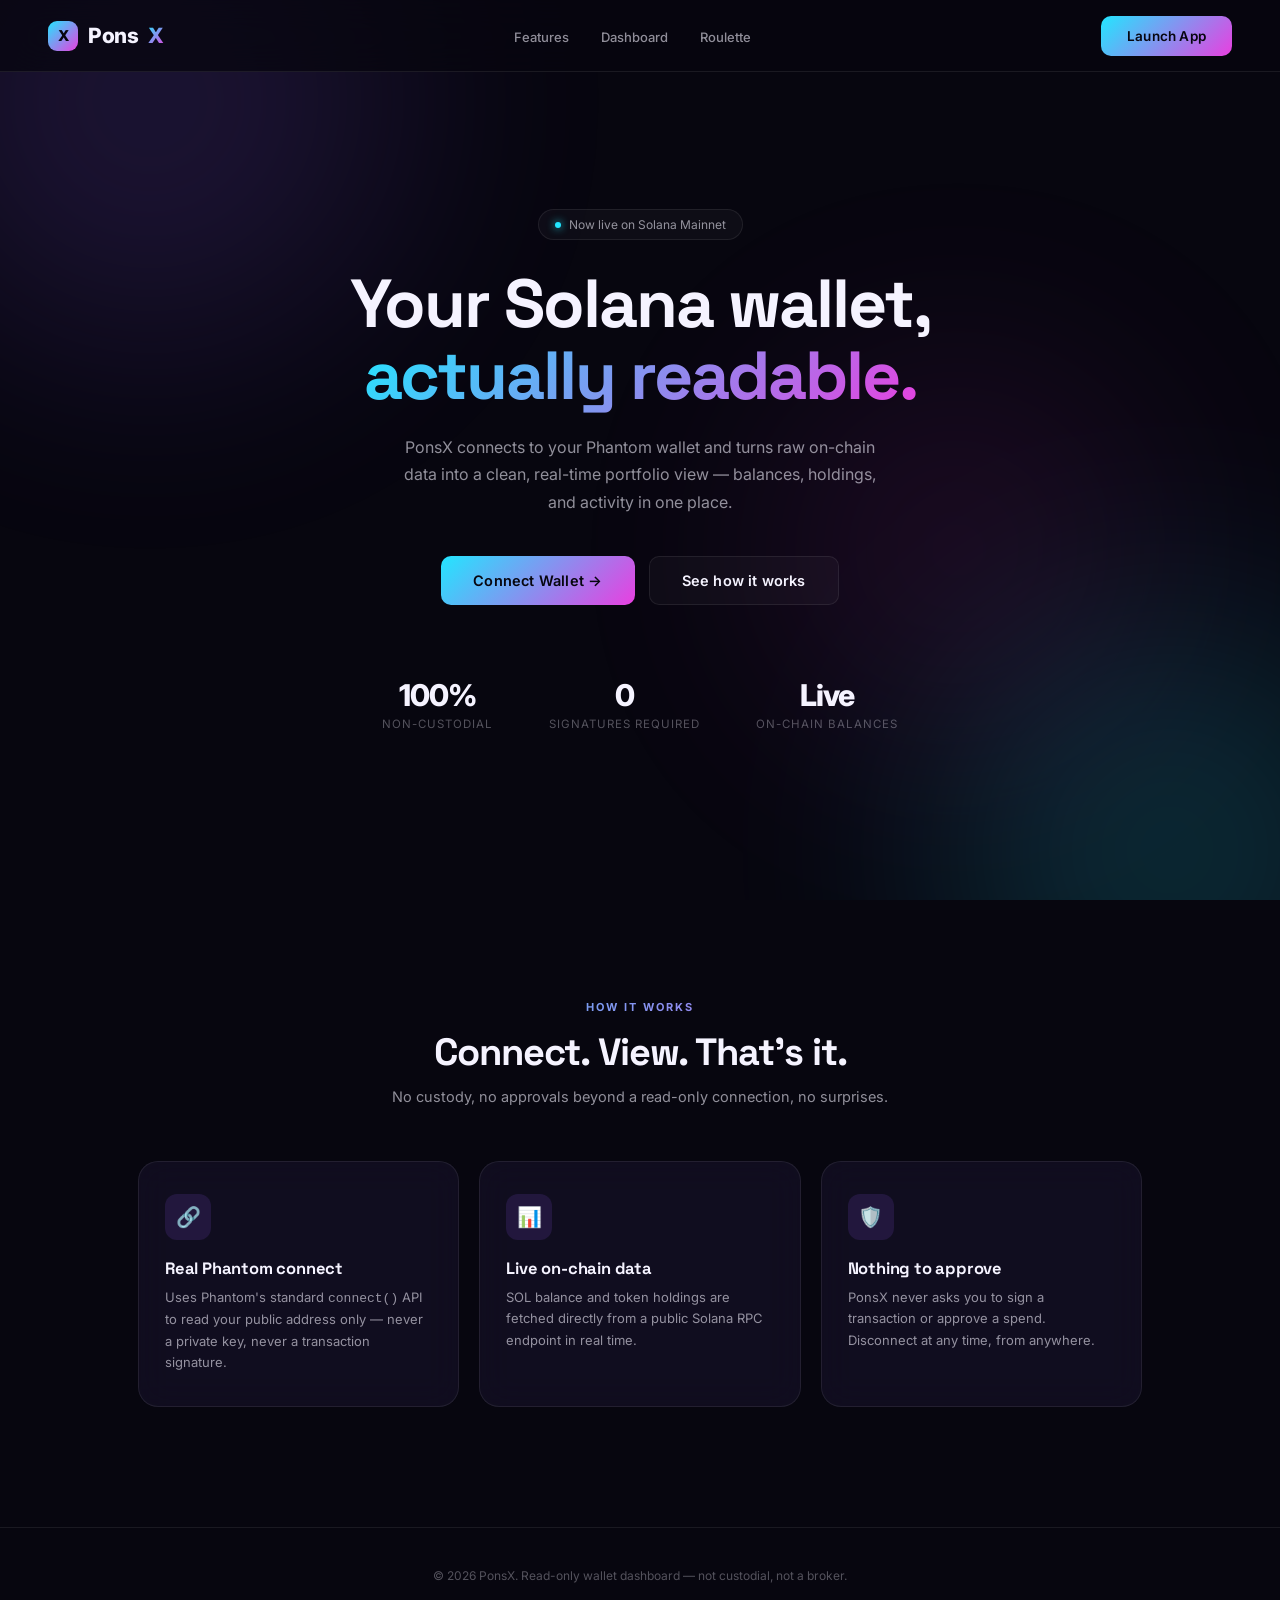
<file: index.html>
<!DOCTYPE html>
<html lang="en">
<head>
<meta charset="UTF-8">
<meta name="viewport" content="width=device-width, initial-scale=1.0">
<title>PonsX — Solana Portfolio, Simplified</title>
<style>
@import url('https://fonts.googleapis.com/css2?family=Space+Grotesk:wght@400;500;600;700;800&family=Inter:wght@400;500;600;700&display=swap');

:root {
  --bg-primary: #07060f;
  --bg-secondary: #0c0a1a;
  --bg-card: rgba(22, 18, 40, 0.65);
  --bg-glass: rgba(255, 255, 255, 0.03);
  --border-glass: rgba(255, 255, 255, 0.08);
  --text-primary: #f5f3ff;
  --text-secondary: rgba(245, 243, 255, 0.58);
  --text-tertiary: rgba(245, 243, 255, 0.32);
  --accent-cyan: #22e6ff;
  --accent-magenta: #e93fe0;
  --accent-violet: #8b5cf6;
  --accent-green: #2ecc71;
  --accent-red: #ff5470;
  --grad-brand: linear-gradient(135deg, var(--accent-cyan), var(--accent-magenta));
  --glow-cyan: 0 0 40px rgba(34, 230, 255, 0.18);
  --glow-magenta: 0 0 40px rgba(233, 63, 224, 0.16);
}

* { margin: 0; padding: 0; box-sizing: border-box; }

html { scroll-behavior: smooth; scrollbar-color: rgba(255,255,255,0.12) transparent; }

body {
  font-family: 'Inter', -apple-system, sans-serif;
  background: var(--bg-primary);
  color: var(--text-primary);
  min-height: 100vh;
  -webkit-font-smoothing: antialiased;
  overflow-x: hidden;
}

h1, h2, h3, .brand-font { font-family: 'Space Grotesk', 'Inter', sans-serif; }

a { color: inherit; }

nav {
  position: fixed;
  top: 0; left: 0; right: 0;
  z-index: 1000;
  height: 72px;
  padding: 0 48px;
  display: flex;
  align-items: center;
  justify-content: space-between;
  background: rgba(7, 6, 15, 0.75);
  backdrop-filter: blur(20px);
  border-bottom: 1px solid var(--border-glass);
}

.logo {
  display: flex;
  align-items: center;
  gap: 10px;
  font-size: 21px;
  font-weight: 800;
  letter-spacing: -0.5px;
  text-decoration: none;
}

.logo .mark {
  width: 30px;
  height: 30px;
  border-radius: 9px;
  background: var(--grad-brand);
  display: flex;
  align-items: center;
  justify-content: center;
  font-size: 15px;
  font-weight: 800;
  color: #07060f;
}

.nav-links {
  display: flex;
  align-items: center;
  gap: 32px;
  list-style: none;
}

.nav-links a {
  color: var(--text-secondary);
  text-decoration: none;
  font-size: 13px;
  font-weight: 500;
  transition: color 0.25s;
}

.nav-links a:hover { color: var(--text-primary); }

.btn {
  display: inline-flex;
  align-items: center;
  justify-content: center;
  gap: 8px;
  padding: 12px 26px;
  border-radius: 10px;
  font-size: 13.5px;
  font-weight: 600;
  font-family: inherit;
  cursor: pointer;
  border: none;
  text-decoration: none;
  transition: all 0.25s;
  letter-spacing: 0.2px;
}

.btn-brand {
  background: var(--grad-brand);
  color: #07060f;
}

.btn-brand:hover { transform: translateY(-1px); box-shadow: var(--glow-cyan); }

.btn-outline {
  background: var(--bg-glass);
  border: 1px solid var(--border-glass);
  color: var(--text-primary);
}

.btn-outline:hover { border-color: rgba(255,255,255,0.2); background: rgba(255,255,255,0.06); }

.btn:disabled { opacity: 0.5; cursor: not-allowed; transform: none !important; box-shadow: none !important; }

.glow-field { position: fixed; inset: 0; z-index: -1; overflow: hidden; }

.blob {
  position: absolute;
  border-radius: 50%;
  filter: blur(120px);
  opacity: 0.16;
}

.blob-1 { width: 500px; height: 500px; top: -150px; left: -100px; background: var(--accent-violet); }
.blob-2 { width: 460px; height: 460px; bottom: -180px; right: -120px; background: var(--accent-cyan); }
.blob-3 { width: 380px; height: 380px; top: 40%; left: 60%; background: var(--accent-magenta); opacity: 0.1; }

.card {
  background: var(--bg-card);
  border: 1px solid var(--border-glass);
  border-radius: 20px;
  backdrop-filter: blur(16px);
}

.section-label {
  font-size: 11px;
  text-transform: uppercase;
  letter-spacing: 2px;
  font-weight: 700;
  background: var(--grad-brand);
  -webkit-background-clip: text;
  -webkit-text-fill-color: transparent;
  background-clip: text;
  margin-bottom: 14px;
}

@media (max-width: 768px) {
  nav { padding: 0 20px; }
  .nav-links { display: none; }
}

.hero {
  min-height: 100vh;
  display: flex;
  flex-direction: column;
  align-items: center;
  justify-content: center;
  text-align: center;
  padding: 140px 24px 100px;
  position: relative;
}

.hero-badge {
  display: inline-flex;
  align-items: center;
  gap: 8px;
  padding: 7px 16px;
  border-radius: 100px;
  background: var(--bg-glass);
  border: 1px solid var(--border-glass);
  font-size: 12px;
  color: var(--text-secondary);
  margin-bottom: 28px;
}

.hero-badge .dot {
  width: 6px; height: 6px; border-radius: 50%;
  background: var(--accent-cyan);
  box-shadow: 0 0 8px var(--accent-cyan);
}

.hero h1 {
  font-size: clamp(38px, 6vw, 68px);
  font-weight: 800;
  letter-spacing: -2px;
  line-height: 1.06;
  max-width: 780px;
  margin-bottom: 22px;
}

.hero h1 .grad {
  background: var(--grad-brand);
  -webkit-background-clip: text;
  -webkit-text-fill-color: transparent;
  background-clip: text;
}

.hero p.sub {
  font-size: 16px;
  color: var(--text-secondary);
  max-width: 480px;
  line-height: 1.7;
  margin-bottom: 40px;
}

.hero-ctas { display: flex; gap: 14px; flex-wrap: wrap; justify-content: center; }

.hero-ctas .btn { padding: 15px 32px; font-size: 14.5px; }

.stat-row {
  display: flex;
  gap: 56px;
  margin-top: 72px;
  flex-wrap: wrap;
  justify-content: center;
}

.stat { text-align: center; }
.stat .num { font-size: 30px; font-weight: 800; letter-spacing: -1px; }
.stat .lbl { font-size: 11.5px; color: var(--text-tertiary); text-transform: uppercase; letter-spacing: 1px; margin-top: 4px; }

/* FEATURES */
.features {
  padding: 100px 48px 120px;
  max-width: 1100px;
  margin: 0 auto;
}

.features-head { text-align: center; margin-bottom: 56px; }
.features-head h2 { font-size: clamp(26px, 3.5vw, 38px); font-weight: 800; letter-spacing: -1px; }
.features-head p { color: var(--text-secondary); margin-top: 12px; font-size: 14.5px; }

.feature-grid {
  display: grid;
  grid-template-columns: repeat(3, 1fr);
  gap: 20px;
}

.feature-card {
  padding: 32px 26px;
  transition: all 0.3s;
}

.feature-card:hover { border-color: rgba(255,255,255,0.16); transform: translateY(-3px); }

.feature-icon {
  width: 46px; height: 46px;
  border-radius: 12px;
  display: flex; align-items: center; justify-content: center;
  background: rgba(139, 92, 246, 0.14);
  font-size: 20px;
  margin-bottom: 18px;
}

.feature-card h3 { font-size: 16.5px; font-weight: 700; margin-bottom: 8px; letter-spacing: -0.2px; }
.feature-card p { font-size: 13px; color: var(--text-secondary); line-height: 1.65; }

footer {
  padding: 40px 48px;
  border-top: 1px solid var(--border-glass);
  text-align: center;
  font-size: 12px;
  color: var(--text-tertiary);
}

@media (max-width: 768px) {
  .feature-grid { grid-template-columns: 1fr; }
  .features { padding: 70px 24px 90px; }
}
</style>
</head>
<body>

<div class="glow-field">
  <div class="blob blob-1"></div>
  <div class="blob blob-2"></div>
  <div class="blob blob-3"></div>
</div>

<nav>
  <a href="/" class="logo"><span class="mark">X</span>Pons<span style="background:var(--grad-brand);-webkit-background-clip:text;-webkit-text-fill-color:transparent;">X</span></a>
  <ul class="nav-links">
    <li><a href="#features">Features</a></li>
    <li><a href="/dashboard">Dashboard</a></li>
    <li><a href="/roulette">Roulette</a></li>
  </ul>
  <a href="/connect" class="btn btn-brand">Launch App</a>
</nav>

<section class="hero">
  <div class="hero-badge"><span class="dot"></span> Now live on Solana Mainnet</div>
  <h1>Your Solana wallet,<br><span class="grad">actually readable.</span></h1>
  <p class="sub">PonsX connects to your Phantom wallet and turns raw on-chain data into a clean, real-time portfolio view — balances, holdings, and activity in one place.</p>
  <div class="hero-ctas">
    <a href="/connect" class="btn btn-brand">Connect Wallet →</a>
    <a href="#features" class="btn btn-outline">See how it works</a>
  </div>
  <div class="stat-row">
    <div class="stat"><div class="num">100%</div><div class="lbl">Non-custodial</div></div>
    <div class="stat"><div class="num">0</div><div class="lbl">Signatures required</div></div>
    <div class="stat"><div class="num">Live</div><div class="lbl">On-chain balances</div></div>
  </div>
</section>

<section class="features" id="features">
  <div class="features-head">
    <div class="section-label" style="justify-content:center;display:flex">How it works</div>
    <h2>Connect. View. That's it.</h2>
    <p>No custody, no approvals beyond a read-only connection, no surprises.</p>
  </div>
  <div class="feature-grid">
    <div class="card feature-card">
      <div class="feature-icon">🔗</div>
      <h3>Real Phantom connect</h3>
      <p>Uses Phantom's standard <code>connect()</code> API to read your public address only — never a private key, never a transaction signature.</p>
    </div>
    <div class="card feature-card">
      <div class="feature-icon">📊</div>
      <h3>Live on-chain data</h3>
      <p>SOL balance and token holdings are fetched directly from a public Solana RPC endpoint in real time.</p>
    </div>
    <div class="card feature-card">
      <div class="feature-icon">🛡️</div>
      <h3>Nothing to approve</h3>
      <p>PonsX never asks you to sign a transaction or approve a spend. Disconnect at any time, from anywhere.</p>
    </div>
  </div>
</section>

<footer>© 2026 PonsX. Read-only wallet dashboard — not custodial, not a broker.</footer>

</body>
</html>
</file>
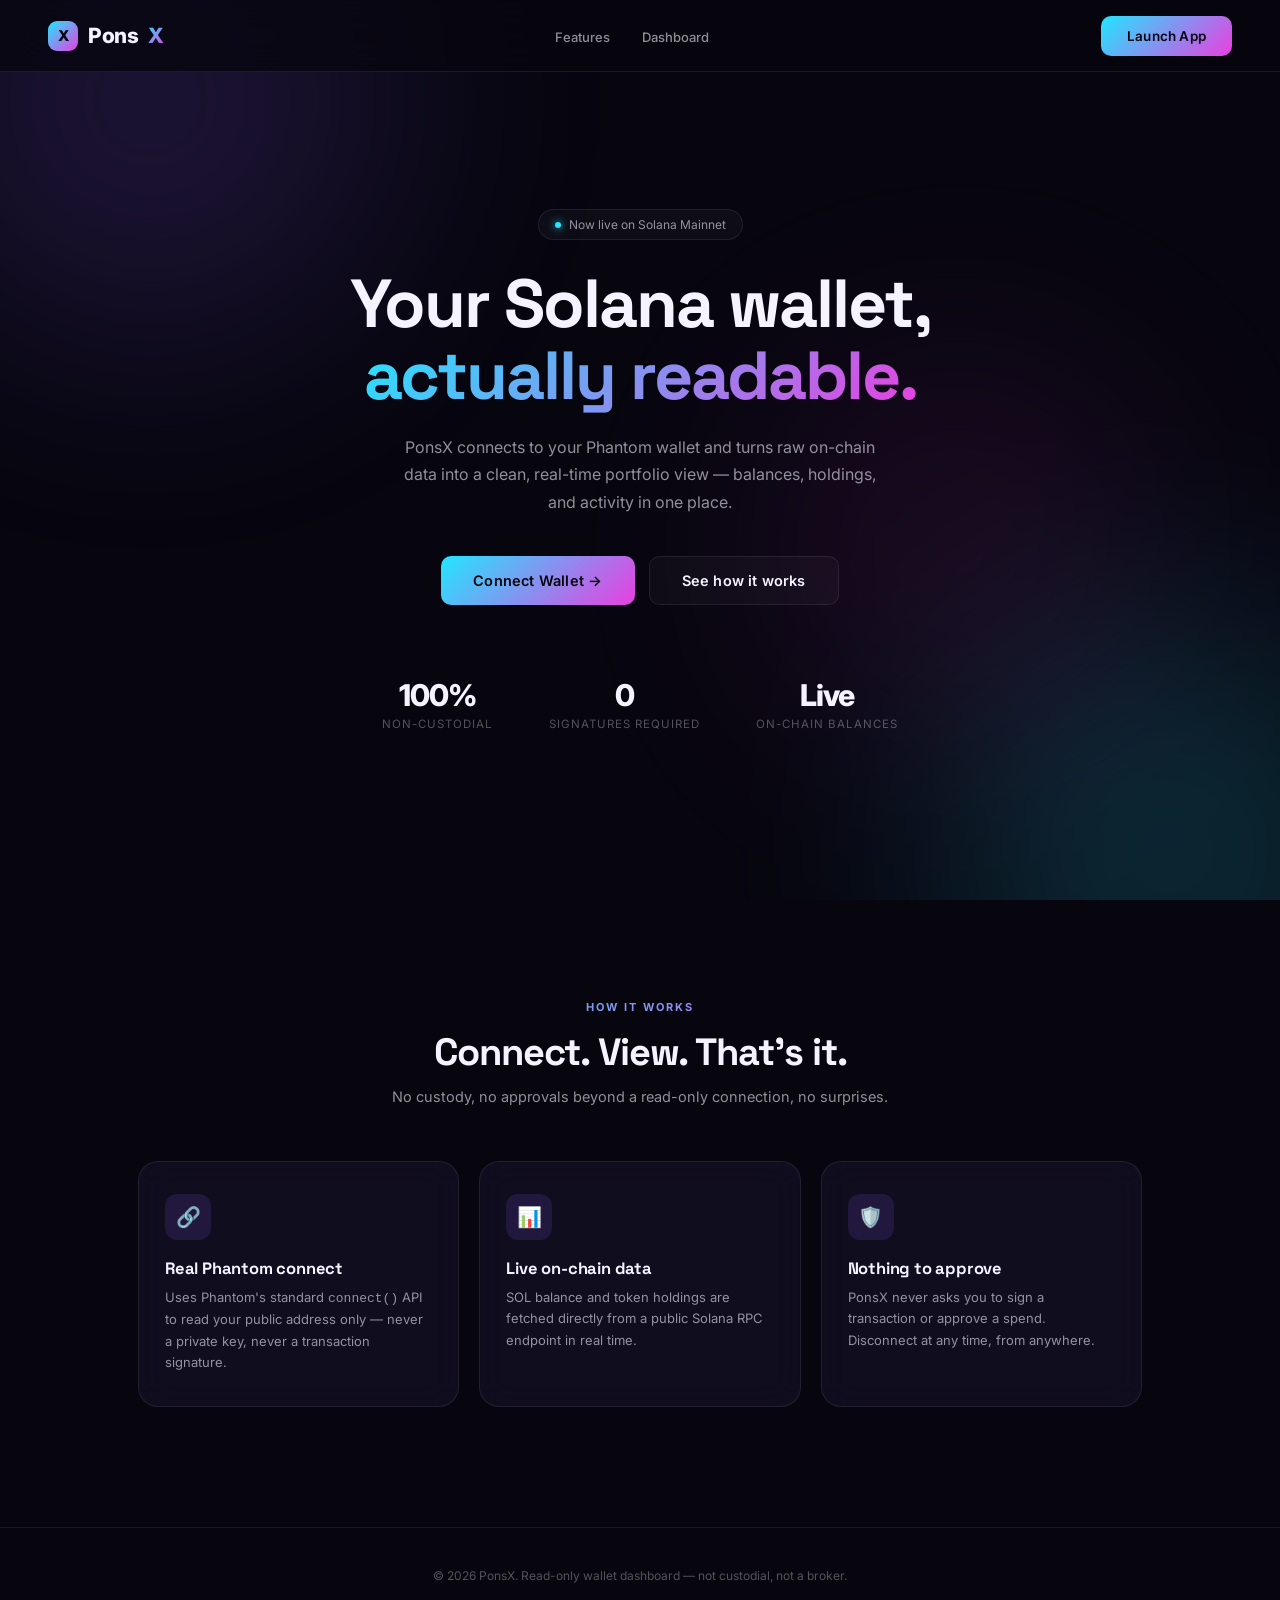
<file: ponsx/index.html>
<!DOCTYPE html>
<html lang="en">
<head>
<meta charset="UTF-8">
<meta name="viewport" content="width=device-width, initial-scale=1.0">
<title>PonsX — Solana Portfolio, Simplified</title>
<style>
@import url('https://fonts.googleapis.com/css2?family=Space+Grotesk:wght@400;500;600;700;800&family=Inter:wght@400;500;600;700&display=swap');

:root {
  --bg-primary: #07060f;
  --bg-secondary: #0c0a1a;
  --bg-card: rgba(22, 18, 40, 0.65);
  --bg-glass: rgba(255, 255, 255, 0.03);
  --border-glass: rgba(255, 255, 255, 0.08);
  --text-primary: #f5f3ff;
  --text-secondary: rgba(245, 243, 255, 0.58);
  --text-tertiary: rgba(245, 243, 255, 0.32);
  --accent-cyan: #22e6ff;
  --accent-magenta: #e93fe0;
  --accent-violet: #8b5cf6;
  --accent-green: #2ecc71;
  --accent-red: #ff5470;
  --grad-brand: linear-gradient(135deg, var(--accent-cyan), var(--accent-magenta));
  --glow-cyan: 0 0 40px rgba(34, 230, 255, 0.18);
  --glow-magenta: 0 0 40px rgba(233, 63, 224, 0.16);
}

* { margin: 0; padding: 0; box-sizing: border-box; }

html { scroll-behavior: smooth; scrollbar-color: rgba(255,255,255,0.12) transparent; }

body {
  font-family: 'Inter', -apple-system, sans-serif;
  background: var(--bg-primary);
  color: var(--text-primary);
  min-height: 100vh;
  -webkit-font-smoothing: antialiased;
  overflow-x: hidden;
}

h1, h2, h3, .brand-font { font-family: 'Space Grotesk', 'Inter', sans-serif; }

a { color: inherit; }

nav {
  position: fixed;
  top: 0; left: 0; right: 0;
  z-index: 1000;
  height: 72px;
  padding: 0 48px;
  display: flex;
  align-items: center;
  justify-content: space-between;
  background: rgba(7, 6, 15, 0.75);
  backdrop-filter: blur(20px);
  border-bottom: 1px solid var(--border-glass);
}

.logo {
  display: flex;
  align-items: center;
  gap: 10px;
  font-size: 21px;
  font-weight: 800;
  letter-spacing: -0.5px;
  text-decoration: none;
}

.logo .mark {
  width: 30px;
  height: 30px;
  border-radius: 9px;
  background: var(--grad-brand);
  display: flex;
  align-items: center;
  justify-content: center;
  font-size: 15px;
  font-weight: 800;
  color: #07060f;
}

.nav-links {
  display: flex;
  align-items: center;
  gap: 32px;
  list-style: none;
}

.nav-links a {
  color: var(--text-secondary);
  text-decoration: none;
  font-size: 13px;
  font-weight: 500;
  transition: color 0.25s;
}

.nav-links a:hover { color: var(--text-primary); }

.btn {
  display: inline-flex;
  align-items: center;
  justify-content: center;
  gap: 8px;
  padding: 12px 26px;
  border-radius: 10px;
  font-size: 13.5px;
  font-weight: 600;
  font-family: inherit;
  cursor: pointer;
  border: none;
  text-decoration: none;
  transition: all 0.25s;
  letter-spacing: 0.2px;
}

.btn-brand {
  background: var(--grad-brand);
  color: #07060f;
}

.btn-brand:hover { transform: translateY(-1px); box-shadow: var(--glow-cyan); }

.btn-outline {
  background: var(--bg-glass);
  border: 1px solid var(--border-glass);
  color: var(--text-primary);
}

.btn-outline:hover { border-color: rgba(255,255,255,0.2); background: rgba(255,255,255,0.06); }

.btn:disabled { opacity: 0.5; cursor: not-allowed; transform: none !important; box-shadow: none !important; }

.glow-field { position: fixed; inset: 0; z-index: -1; overflow: hidden; }

.blob {
  position: absolute;
  border-radius: 50%;
  filter: blur(120px);
  opacity: 0.16;
}

.blob-1 { width: 500px; height: 500px; top: -150px; left: -100px; background: var(--accent-violet); }
.blob-2 { width: 460px; height: 460px; bottom: -180px; right: -120px; background: var(--accent-cyan); }
.blob-3 { width: 380px; height: 380px; top: 40%; left: 60%; background: var(--accent-magenta); opacity: 0.1; }

.card {
  background: var(--bg-card);
  border: 1px solid var(--border-glass);
  border-radius: 20px;
  backdrop-filter: blur(16px);
}

.section-label {
  font-size: 11px;
  text-transform: uppercase;
  letter-spacing: 2px;
  font-weight: 700;
  background: var(--grad-brand);
  -webkit-background-clip: text;
  -webkit-text-fill-color: transparent;
  background-clip: text;
  margin-bottom: 14px;
}

@media (max-width: 768px) {
  nav { padding: 0 20px; }
  .nav-links { display: none; }
}

.hero {
  min-height: 100vh;
  display: flex;
  flex-direction: column;
  align-items: center;
  justify-content: center;
  text-align: center;
  padding: 140px 24px 100px;
  position: relative;
}

.hero-badge {
  display: inline-flex;
  align-items: center;
  gap: 8px;
  padding: 7px 16px;
  border-radius: 100px;
  background: var(--bg-glass);
  border: 1px solid var(--border-glass);
  font-size: 12px;
  color: var(--text-secondary);
  margin-bottom: 28px;
}

.hero-badge .dot {
  width: 6px; height: 6px; border-radius: 50%;
  background: var(--accent-cyan);
  box-shadow: 0 0 8px var(--accent-cyan);
}

.hero h1 {
  font-size: clamp(38px, 6vw, 68px);
  font-weight: 800;
  letter-spacing: -2px;
  line-height: 1.06;
  max-width: 780px;
  margin-bottom: 22px;
}

.hero h1 .grad {
  background: var(--grad-brand);
  -webkit-background-clip: text;
  -webkit-text-fill-color: transparent;
  background-clip: text;
}

.hero p.sub {
  font-size: 16px;
  color: var(--text-secondary);
  max-width: 480px;
  line-height: 1.7;
  margin-bottom: 40px;
}

.hero-ctas { display: flex; gap: 14px; flex-wrap: wrap; justify-content: center; }

.hero-ctas .btn { padding: 15px 32px; font-size: 14.5px; }

.stat-row {
  display: flex;
  gap: 56px;
  margin-top: 72px;
  flex-wrap: wrap;
  justify-content: center;
}

.stat { text-align: center; }
.stat .num { font-size: 30px; font-weight: 800; letter-spacing: -1px; }
.stat .lbl { font-size: 11.5px; color: var(--text-tertiary); text-transform: uppercase; letter-spacing: 1px; margin-top: 4px; }

/* FEATURES */
.features {
  padding: 100px 48px 120px;
  max-width: 1100px;
  margin: 0 auto;
}

.features-head { text-align: center; margin-bottom: 56px; }
.features-head h2 { font-size: clamp(26px, 3.5vw, 38px); font-weight: 800; letter-spacing: -1px; }
.features-head p { color: var(--text-secondary); margin-top: 12px; font-size: 14.5px; }

.feature-grid {
  display: grid;
  grid-template-columns: repeat(3, 1fr);
  gap: 20px;
}

.feature-card {
  padding: 32px 26px;
  transition: all 0.3s;
}

.feature-card:hover { border-color: rgba(255,255,255,0.16); transform: translateY(-3px); }

.feature-icon {
  width: 46px; height: 46px;
  border-radius: 12px;
  display: flex; align-items: center; justify-content: center;
  background: rgba(139, 92, 246, 0.14);
  font-size: 20px;
  margin-bottom: 18px;
}

.feature-card h3 { font-size: 16.5px; font-weight: 700; margin-bottom: 8px; letter-spacing: -0.2px; }
.feature-card p { font-size: 13px; color: var(--text-secondary); line-height: 1.65; }

footer {
  padding: 40px 48px;
  border-top: 1px solid var(--border-glass);
  text-align: center;
  font-size: 12px;
  color: var(--text-tertiary);
}

@media (max-width: 768px) {
  .feature-grid { grid-template-columns: 1fr; }
  .features { padding: 70px 24px 90px; }
}
</style>
</head>
<body>

<div class="glow-field">
  <div class="blob blob-1"></div>
  <div class="blob blob-2"></div>
  <div class="blob blob-3"></div>
</div>

<nav>
  <a href="index.html" class="logo"><span class="mark">X</span>Pons<span style="background:var(--grad-brand);-webkit-background-clip:text;-webkit-text-fill-color:transparent;">X</span></a>
  <ul class="nav-links">
    <li><a href="#features">Features</a></li>
    <li><a href="dashboard.html">Dashboard</a></li>
  </ul>
  <a href="connect.html" class="btn btn-brand">Launch App</a>
</nav>

<section class="hero">
  <div class="hero-badge"><span class="dot"></span> Now live on Solana Mainnet</div>
  <h1>Your Solana wallet,<br><span class="grad">actually readable.</span></h1>
  <p class="sub">PonsX connects to your Phantom wallet and turns raw on-chain data into a clean, real-time portfolio view — balances, holdings, and activity in one place.</p>
  <div class="hero-ctas">
    <a href="connect.html" class="btn btn-brand">Connect Wallet →</a>
    <a href="#features" class="btn btn-outline">See how it works</a>
  </div>
  <div class="stat-row">
    <div class="stat"><div class="num">100%</div><div class="lbl">Non-custodial</div></div>
    <div class="stat"><div class="num">0</div><div class="lbl">Signatures required</div></div>
    <div class="stat"><div class="num">Live</div><div class="lbl">On-chain balances</div></div>
  </div>
</section>

<section class="features" id="features">
  <div class="features-head">
    <div class="section-label" style="justify-content:center;display:flex">How it works</div>
    <h2>Connect. View. That's it.</h2>
    <p>No custody, no approvals beyond a read-only connection, no surprises.</p>
  </div>
  <div class="feature-grid">
    <div class="card feature-card">
      <div class="feature-icon">🔗</div>
      <h3>Real Phantom connect</h3>
      <p>Uses Phantom's standard <code>connect()</code> API to read your public address only — never a private key, never a transaction signature.</p>
    </div>
    <div class="card feature-card">
      <div class="feature-icon">📊</div>
      <h3>Live on-chain data</h3>
      <p>SOL balance and token holdings are fetched directly from a public Solana RPC endpoint in real time.</p>
    </div>
    <div class="card feature-card">
      <div class="feature-icon">🛡️</div>
      <h3>Nothing to approve</h3>
      <p>PonsX never asks you to sign a transaction or approve a spend. Disconnect at any time, from anywhere.</p>
    </div>
  </div>
</section>

<footer>© 2026 PonsX. Read-only wallet dashboard — not custodial, not a broker.</footer>

</body>
</html>
</file>
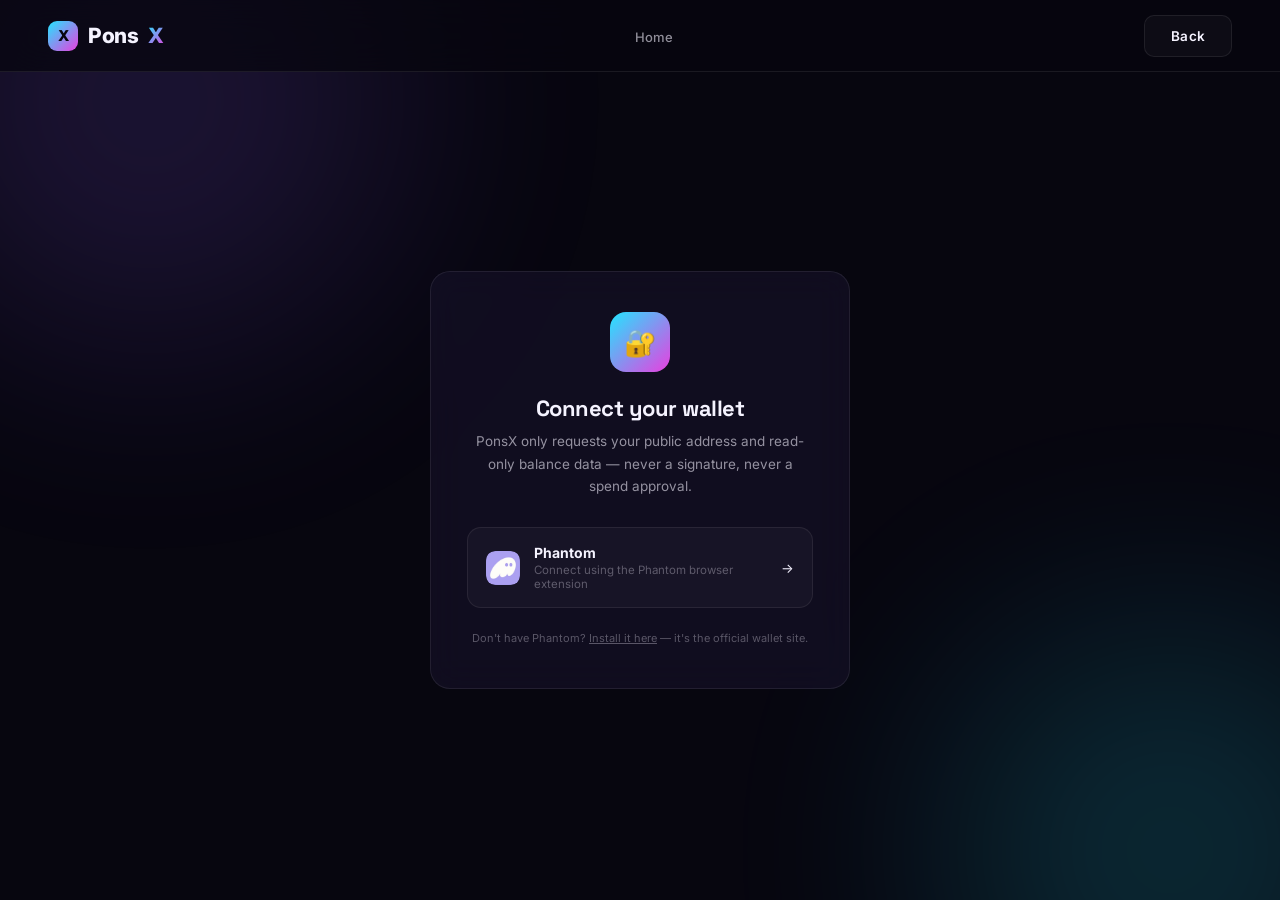
<file: connect.html>
<!DOCTYPE html>
<html lang="en">
<head>
<meta charset="UTF-8">
<meta name="viewport" content="width=device-width, initial-scale=1.0">
<title>Connect Wallet — PonsX</title>
<style>
@import url('https://fonts.googleapis.com/css2?family=Space+Grotesk:wght@400;500;600;700;800&family=Inter:wght@400;500;600;700&display=swap');

:root {
  --bg-primary: #07060f;
  --bg-secondary: #0c0a1a;
  --bg-card: rgba(22, 18, 40, 0.65);
  --bg-glass: rgba(255, 255, 255, 0.03);
  --border-glass: rgba(255, 255, 255, 0.08);
  --text-primary: #f5f3ff;
  --text-secondary: rgba(245, 243, 255, 0.58);
  --text-tertiary: rgba(245, 243, 255, 0.32);
  --accent-cyan: #22e6ff;
  --accent-magenta: #e93fe0;
  --accent-violet: #8b5cf6;
  --accent-green: #2ecc71;
  --accent-red: #ff5470;
  --grad-brand: linear-gradient(135deg, var(--accent-cyan), var(--accent-magenta));
  --glow-cyan: 0 0 40px rgba(34, 230, 255, 0.18);
  --glow-magenta: 0 0 40px rgba(233, 63, 224, 0.16);
}

* { margin: 0; padding: 0; box-sizing: border-box; }

html { scroll-behavior: smooth; scrollbar-color: rgba(255,255,255,0.12) transparent; }

body {
  font-family: 'Inter', -apple-system, sans-serif;
  background: var(--bg-primary);
  color: var(--text-primary);
  min-height: 100vh;
  -webkit-font-smoothing: antialiased;
  overflow-x: hidden;
}

h1, h2, h3, .brand-font { font-family: 'Space Grotesk', 'Inter', sans-serif; }

a { color: inherit; }

nav {
  position: fixed;
  top: 0; left: 0; right: 0;
  z-index: 1000;
  height: 72px;
  padding: 0 48px;
  display: flex;
  align-items: center;
  justify-content: space-between;
  background: rgba(7, 6, 15, 0.75);
  backdrop-filter: blur(20px);
  border-bottom: 1px solid var(--border-glass);
}

.logo {
  display: flex;
  align-items: center;
  gap: 10px;
  font-size: 21px;
  font-weight: 800;
  letter-spacing: -0.5px;
  text-decoration: none;
}

.logo .mark {
  width: 30px;
  height: 30px;
  border-radius: 9px;
  background: var(--grad-brand);
  display: flex;
  align-items: center;
  justify-content: center;
  font-size: 15px;
  font-weight: 800;
  color: #07060f;
}

.nav-links {
  display: flex;
  align-items: center;
  gap: 32px;
  list-style: none;
}

.nav-links a {
  color: var(--text-secondary);
  text-decoration: none;
  font-size: 13px;
  font-weight: 500;
  transition: color 0.25s;
}

.nav-links a:hover { color: var(--text-primary); }

.btn {
  display: inline-flex;
  align-items: center;
  justify-content: center;
  gap: 8px;
  padding: 12px 26px;
  border-radius: 10px;
  font-size: 13.5px;
  font-weight: 600;
  font-family: inherit;
  cursor: pointer;
  border: none;
  text-decoration: none;
  transition: all 0.25s;
  letter-spacing: 0.2px;
}

.btn-brand {
  background: var(--grad-brand);
  color: #07060f;
}

.btn-brand:hover { transform: translateY(-1px); box-shadow: var(--glow-cyan); }

.btn-outline {
  background: var(--bg-glass);
  border: 1px solid var(--border-glass);
  color: var(--text-primary);
}

.btn-outline:hover { border-color: rgba(255,255,255,0.2); background: rgba(255,255,255,0.06); }

.btn:disabled { opacity: 0.5; cursor: not-allowed; transform: none !important; box-shadow: none !important; }

.glow-field { position: fixed; inset: 0; z-index: -1; overflow: hidden; }

.blob {
  position: absolute;
  border-radius: 50%;
  filter: blur(120px);
  opacity: 0.16;
}

.blob-1 { width: 500px; height: 500px; top: -150px; left: -100px; background: var(--accent-violet); }
.blob-2 { width: 460px; height: 460px; bottom: -180px; right: -120px; background: var(--accent-cyan); }
.blob-3 { width: 380px; height: 380px; top: 40%; left: 60%; background: var(--accent-magenta); opacity: 0.1; }

.card {
  background: var(--bg-card);
  border: 1px solid var(--border-glass);
  border-radius: 20px;
  backdrop-filter: blur(16px);
}

.section-label {
  font-size: 11px;
  text-transform: uppercase;
  letter-spacing: 2px;
  font-weight: 700;
  background: var(--grad-brand);
  -webkit-background-clip: text;
  -webkit-text-fill-color: transparent;
  background-clip: text;
  margin-bottom: 14px;
}

@media (max-width: 768px) {
  nav { padding: 0 20px; }
  .nav-links { display: none; }
}

.wrap {
  min-height: 100vh;
  display: flex;
  align-items: center;
  justify-content: center;
  padding: 120px 24px 60px;
}

.connect-card {
  width: 100%;
  max-width: 420px;
  padding: 40px 36px;
  text-align: center;
}

.connect-icon {
  width: 60px; height: 60px;
  margin: 0 auto 22px;
  border-radius: 16px;
  background: var(--grad-brand);
  display: flex; align-items: center; justify-content: center;
  font-size: 26px;
}

.connect-card h1 { font-size: 22px; font-weight: 800; letter-spacing: -0.5px; margin-bottom: 8px; }
.connect-card p.desc { font-size: 13.5px; color: var(--text-secondary); line-height: 1.65; margin-bottom: 30px; }

.state { display: none; }
.state.active { display: block; }

.provider-btn {
  width: 100%;
  display: flex;
  align-items: center;
  gap: 14px;
  padding: 16px 18px;
  border-radius: 14px;
  border: 1px solid var(--border-glass);
  background: var(--bg-glass);
  cursor: pointer;
  transition: all 0.25s;
  font-family: inherit;
  color: var(--text-primary);
}

.provider-btn:hover { border-color: rgba(139,92,246,0.5); background: rgba(139,92,246,0.08); }

.provider-btn img, .provider-btn .ph-icon { width: 34px; height: 34px; border-radius: 9px; flex-shrink: 0; }

.provider-info { text-align: left; flex: 1; }
.provider-info .name { font-size: 14px; font-weight: 700; }
.provider-info .sub { font-size: 11.5px; color: var(--text-tertiary); margin-top: 2px; }

.spinner {
  width: 40px; height: 40px;
  margin: 8px auto 22px;
  border-radius: 50%;
  border: 3px solid rgba(139,92,246,0.18);
  border-top-color: var(--accent-violet);
  animation: spin 0.8s linear infinite;
}

@keyframes spin { to { transform: rotate(360deg); } }

.status-title { font-size: 15.5px; font-weight: 700; margin-bottom: 6px; }
.status-sub { font-size: 12.5px; color: var(--text-tertiary); line-height: 1.6; }

.success-icon {
  width: 56px; height: 56px; margin: 0 auto 18px;
  border-radius: 50%;
  background: rgba(46,204,113,0.14);
  border: 1px solid rgba(46,204,113,0.35);
  color: var(--accent-green);
  display: flex; align-items: center; justify-content: center;
  font-size: 24px;
}

.addr-chip {
  display: inline-flex; align-items: center; gap: 8px;
  margin: 18px auto 0;
  padding: 9px 16px;
  border-radius: 100px;
  background: var(--bg-glass);
  border: 1px solid var(--border-glass);
  font-family: 'Space Grotesk', monospace;
  font-size: 12.5px;
  color: var(--text-secondary);
}

.addr-chip .live-dot {
  width: 6px; height: 6px; border-radius: 50%;
  background: var(--accent-green);
  box-shadow: 0 0 6px var(--accent-green);
}

.error-box {
  background: rgba(255,84,112,0.08);
  border: 1px solid rgba(255,84,112,0.3);
  border-radius: 12px;
  padding: 14px 16px;
  font-size: 12.5px;
  color: #ffb3c1;
  text-align: left;
  margin-bottom: 18px;
  line-height: 1.6;
}

.error-box a { color: #fff; text-decoration: underline; }

.note {
  margin-top: 22px;
  font-size: 11px;
  color: var(--text-tertiary);
  line-height: 1.6;
}
</style>
</head>
<body>

<div class="glow-field">
  <div class="blob blob-1"></div>
  <div class="blob blob-2"></div>
</div>

<nav>
  <a href="/" class="logo"><span class="mark">X</span>Pons<span style="background:var(--grad-brand);-webkit-background-clip:text;-webkit-text-fill-color:transparent;">X</span></a>
  <ul class="nav-links"><li><a href="/">Home</a></li></ul>
  <a href="/" class="btn btn-outline">Back</a>
</nav>

<div class="wrap">
  <div class="card connect-card">
    <div class="connect-icon">🔐</div>
    <h1>Connect your wallet</h1>
    <p class="desc">PonsX only requests your public address and read-only balance data — never a signature, never a spend approval.</p>

    <div id="errorSlot"></div>

    <!-- Step 1: choose -->
    <div class="state active" id="stepChoose">
      <button class="provider-btn" id="phantomBtn">
        <img class="ph-icon" src="/phantom-logo.webp" alt="Phantom" width="34" height="34">
        <div class="provider-info">
          <div class="name">Phantom</div>
          <div class="sub">Connect using the Phantom browser extension</div>
        </div>
        <span>→</span>
      </button>
      <p class="note">Don't have Phantom? <a href="https://phantom.app/download" target="_blank" rel="noopener">Install it here</a> — it's the official wallet site.</p>
    </div>

    <!-- Step 2: connecting -->
    <div class="state" id="stepConnecting">
      <div class="spinner"></div>
      <p class="status-title">Waiting for approval…</p>
      <p class="status-sub">Check the Phantom popup and approve the connection request.</p>
    </div>

    <!-- Step 3: connected -->
    <div class="state" id="stepConnected">
      <div class="success-icon">✓</div>
      <p class="status-title">Wallet connected</p>
      <p class="status-sub">You're ready to view your portfolio.</p>
      <div class="addr-chip"><span class="live-dot"></span><span id="addrText">—</span></div>
      <div style="margin-top:26px;display:flex;gap:10px;">
        <button class="btn btn-outline" id="disconnectBtn" style="flex:1">Disconnect</button>
        <a class="btn btn-brand" id="continueBtn" href="/dashboard" style="flex:1">Open Dashboard →</a>
      </div>
    </div>
  </div>
</div>

<script>
/*
 * PonsX wallet layer — real Phantom (Solana) integration.
 * Only ever requests the public key (connect) and read-only RPC data
 * (balance, token accounts). Never requests a transaction signature.
 */
const RPC_ENDPOINTS = [
  'https://api.mainnet-beta.solana.com',
  'https://solana-rpc.publicnode.com',
  'https://rpc.ankr.com/solana'
];
const TOKEN_PROGRAM_ID = 'TokenkegQfeZyiNwAJbNbGKPFXCWuBvf9Ss623VQ5DA';
const STORAGE_KEY = 'ponsx_wallet_pubkey';

const PonsXWallet = {
  publicKey: null,

  getProvider() {
    if ('solana' in window && window.solana?.isPhantom) return window.solana;
    return null;
  },

  isInstalled() {
    return !!this.getProvider();
  },

  async connect({ silent = false } = {}) {
    const provider = this.getProvider();
    if (!provider) throw new Error('PHANTOM_NOT_FOUND');
    const resp = await provider.connect(silent ? { onlyIfTrusted: true } : undefined);
    this.publicKey = resp.publicKey.toString();
    sessionStorage.setItem(STORAGE_KEY, this.publicKey);
    return this.publicKey;
  },

  async disconnect() {
    const provider = this.getProvider();
    if (provider) {
      try { await provider.disconnect(); } catch (_) { /* no-op */ }
    }
    this.publicKey = null;
    sessionStorage.removeItem(STORAGE_KEY);
  },

  getStoredPubkey() {
    return sessionStorage.getItem(STORAGE_KEY);
  },

  onAccountChange(handler) {
    const provider = this.getProvider();
    if (!provider) return;
    provider.on('accountChanged', (pk) => {
      if (pk) {
        this.publicKey = pk.toString();
        sessionStorage.setItem(STORAGE_KEY, this.publicKey);
      } else {
        this.publicKey = null;
        sessionStorage.removeItem(STORAGE_KEY);
      }
      handler(this.publicKey);
    });
    provider.on('disconnect', () => {
      this.publicKey = null;
      sessionStorage.removeItem(STORAGE_KEY);
      handler(null);
    });
  },

  async rpc(method, params) {
    let lastError;
    for (const endpoint of RPC_ENDPOINTS) {
      try {
        const res = await fetch(endpoint, {
          method: 'POST',
          headers: { 'Content-Type': 'application/json' },
          body: JSON.stringify({ jsonrpc: '2.0', id: 1, method, params })
        });
        if (!res.ok) throw new Error(`HTTP ${res.status} from ${endpoint}`);
        const json = await res.json();
        if (json.error) throw new Error(json.error.message || 'RPC_ERROR');
        return json.result;
      } catch (err) {
        lastError = err;
        console.warn(`RPC endpoint failed (${endpoint}):`, err.message || err);
      }
    }
    throw lastError || new Error('All RPC endpoints failed');
  },

  async getSolBalance(pubkey) {
    const result = await this.rpc('getBalance', [pubkey]);
    return result.value / 1e9;
  },

  async getTokenAccounts(pubkey) {
    const result = await this.rpc('getTokenAccountsByOwner', [
      pubkey,
      { programId: TOKEN_PROGRAM_ID },
      { encoding: 'jsonParsed' }
    ]);
    return (result.value || [])
      .map(({ account }) => {
        const info = account.data.parsed.info;
        return { mint: info.mint, amount: info.tokenAmount.uiAmount };
      })
      .filter((t) => t.amount && t.amount > 0)
      .sort((a, b) => b.amount - a.amount);
  },

  truncate(pubkey) {
    if (!pubkey) return '';
    return `${pubkey.slice(0, 4)}…${pubkey.slice(-4)}`;
  }
};

const stepChoose = document.getElementById('stepChoose');
const stepConnecting = document.getElementById('stepConnecting');
const stepConnected = document.getElementById('stepConnected');
const errorSlot = document.getElementById('errorSlot');
const phantomBtn = document.getElementById('phantomBtn');
const disconnectBtn = document.getElementById('disconnectBtn');
const addrText = document.getElementById('addrText');

function showState(el) {
  [stepChoose, stepConnecting, stepConnected].forEach(s => s.classList.remove('active'));
  el.classList.add('active');
}

function showError(html) {
  errorSlot.innerHTML = `<div class="error-box">${html}</div>`;
}

function clearError() {
  errorSlot.innerHTML = '';
}

function renderConnected(pubkey) {
  addrText.textContent = PonsXWallet.truncate(pubkey);
  showState(stepConnected);
}

async function attemptConnect(silent) {
  try {
    const pubkey = await PonsXWallet.connect({ silent });
    renderConnected(pubkey);
  } catch (err) {
    if (!silent) {
      showState(stepChoose);
      if (err.message === 'PHANTOM_NOT_FOUND') {
        showError('Phantom extension not detected. <a href="https://phantom.app/download" target="_blank" rel="noopener">Install Phantom</a> and refresh this page.');
      } else {
        showError('Connection request was rejected or timed out. Please try again.');
      }
    }
  }
}

phantomBtn.addEventListener('click', () => {
  clearError();
  if (!PonsXWallet.isInstalled()) {
    showError('Phantom extension not detected. <a href="https://phantom.app/download" target="_blank" rel="noopener">Install Phantom</a> and refresh this page.');
    return;
  }
  showState(stepConnecting);
  attemptConnect(false);
});

disconnectBtn.addEventListener('click', async () => {
  await PonsXWallet.disconnect();
  showState(stepChoose);
});

PonsXWallet.onAccountChange((pubkey) => {
  if (pubkey) renderConnected(pubkey);
  else showState(stepChoose);
});

// Try a silent reconnect if the site was already trusted by the user.
window.addEventListener('DOMContentLoaded', () => {
  if (PonsXWallet.isInstalled()) attemptConnect(true);
});
</script>
</body>
</html>
</file>
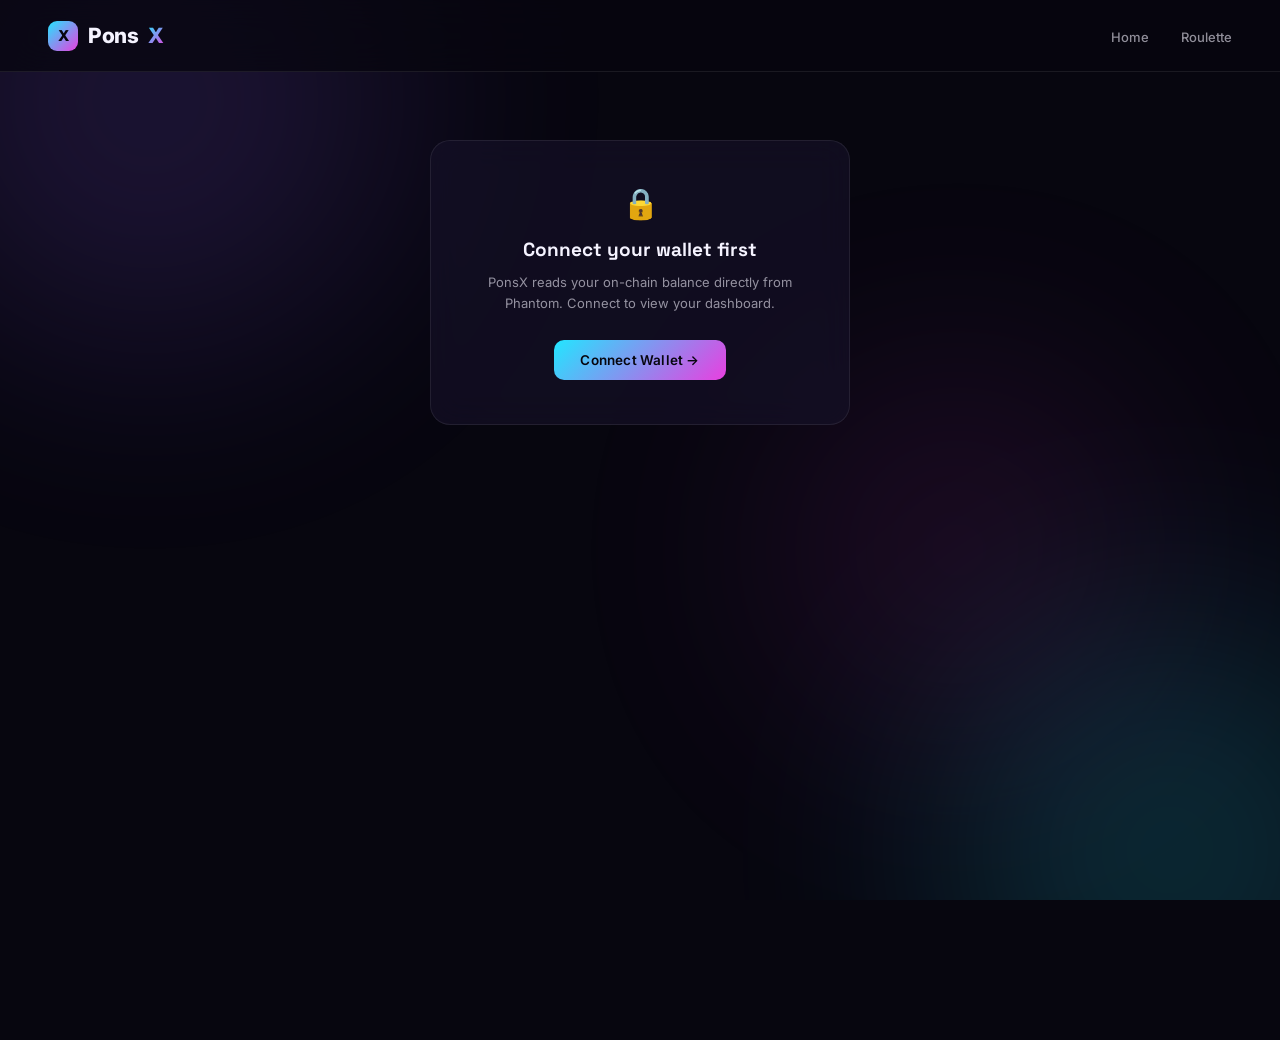
<file: dashboard.html>
<!DOCTYPE html>
<html lang="en">
<head>
<meta charset="UTF-8">
<meta name="viewport" content="width=device-width, initial-scale=1.0">
<title>Dashboard — PonsX</title>
<style>
@import url('https://fonts.googleapis.com/css2?family=Space+Grotesk:wght@400;500;600;700;800&family=Inter:wght@400;500;600;700&display=swap');

:root {
  --bg-primary: #07060f;
  --bg-secondary: #0c0a1a;
  --bg-card: rgba(22, 18, 40, 0.65);
  --bg-glass: rgba(255, 255, 255, 0.03);
  --border-glass: rgba(255, 255, 255, 0.08);
  --text-primary: #f5f3ff;
  --text-secondary: rgba(245, 243, 255, 0.58);
  --text-tertiary: rgba(245, 243, 255, 0.32);
  --accent-cyan: #22e6ff;
  --accent-magenta: #e93fe0;
  --accent-violet: #8b5cf6;
  --accent-green: #2ecc71;
  --accent-red: #ff5470;
  --grad-brand: linear-gradient(135deg, var(--accent-cyan), var(--accent-magenta));
  --glow-cyan: 0 0 40px rgba(34, 230, 255, 0.18);
  --glow-magenta: 0 0 40px rgba(233, 63, 224, 0.16);
}

* { margin: 0; padding: 0; box-sizing: border-box; }

html { scroll-behavior: smooth; scrollbar-color: rgba(255,255,255,0.12) transparent; }

body {
  font-family: 'Inter', -apple-system, sans-serif;
  background: var(--bg-primary);
  color: var(--text-primary);
  min-height: 100vh;
  -webkit-font-smoothing: antialiased;
  overflow-x: hidden;
}

h1, h2, h3, .brand-font { font-family: 'Space Grotesk', 'Inter', sans-serif; }

a { color: inherit; }

nav {
  position: fixed;
  top: 0; left: 0; right: 0;
  z-index: 1000;
  height: 72px;
  padding: 0 48px;
  display: flex;
  align-items: center;
  justify-content: space-between;
  background: rgba(7, 6, 15, 0.75);
  backdrop-filter: blur(20px);
  border-bottom: 1px solid var(--border-glass);
}

.logo {
  display: flex;
  align-items: center;
  gap: 10px;
  font-size: 21px;
  font-weight: 800;
  letter-spacing: -0.5px;
  text-decoration: none;
}

.logo .mark {
  width: 30px;
  height: 30px;
  border-radius: 9px;
  background: var(--grad-brand);
  display: flex;
  align-items: center;
  justify-content: center;
  font-size: 15px;
  font-weight: 800;
  color: #07060f;
}

.nav-links {
  display: flex;
  align-items: center;
  gap: 32px;
  list-style: none;
}

.nav-links a {
  color: var(--text-secondary);
  text-decoration: none;
  font-size: 13px;
  font-weight: 500;
  transition: color 0.25s;
}

.nav-links a:hover { color: var(--text-primary); }

.btn {
  display: inline-flex;
  align-items: center;
  justify-content: center;
  gap: 8px;
  padding: 12px 26px;
  border-radius: 10px;
  font-size: 13.5px;
  font-weight: 600;
  font-family: inherit;
  cursor: pointer;
  border: none;
  text-decoration: none;
  transition: all 0.25s;
  letter-spacing: 0.2px;
}

.btn-brand {
  background: var(--grad-brand);
  color: #07060f;
}

.btn-brand:hover { transform: translateY(-1px); box-shadow: var(--glow-cyan); }

.btn-outline {
  background: var(--bg-glass);
  border: 1px solid var(--border-glass);
  color: var(--text-primary);
}

.btn-outline:hover { border-color: rgba(255,255,255,0.2); background: rgba(255,255,255,0.06); }

.btn:disabled { opacity: 0.5; cursor: not-allowed; transform: none !important; box-shadow: none !important; }

.glow-field { position: fixed; inset: 0; z-index: -1; overflow: hidden; }

.blob {
  position: absolute;
  border-radius: 50%;
  filter: blur(120px);
  opacity: 0.16;
}

.blob-1 { width: 500px; height: 500px; top: -150px; left: -100px; background: var(--accent-violet); }
.blob-2 { width: 460px; height: 460px; bottom: -180px; right: -120px; background: var(--accent-cyan); }
.blob-3 { width: 380px; height: 380px; top: 40%; left: 60%; background: var(--accent-magenta); opacity: 0.1; }

.card {
  background: var(--bg-card);
  border: 1px solid var(--border-glass);
  border-radius: 20px;
  backdrop-filter: blur(16px);
}

.section-label {
  font-size: 11px;
  text-transform: uppercase;
  letter-spacing: 2px;
  font-weight: 700;
  background: var(--grad-brand);
  -webkit-background-clip: text;
  -webkit-text-fill-color: transparent;
  background-clip: text;
  margin-bottom: 14px;
}

@media (max-width: 768px) {
  nav { padding: 0 20px; }
  .nav-links { display: none; }
}

.dash-wrap {
  max-width: 1100px;
  margin: 0 auto;
  padding: 110px 24px 80px;
}

.dash-header {
  display: flex;
  justify-content: space-between;
  align-items: flex-start;
  flex-wrap: wrap;
  gap: 20px;
  margin-bottom: 32px;
}

.dash-header h1 { font-size: 26px; font-weight: 800; letter-spacing: -0.7px; }
.dash-header p { font-size: 13px; color: var(--text-tertiary); margin-top: 6px; }

.wallet-chip {
  display: flex;
  align-items: center;
  gap: 10px;
  padding: 10px 16px;
  border-radius: 100px;
}

.wallet-chip .live-dot {
  width: 7px; height: 7px; border-radius: 50%;
  background: var(--accent-green);
  box-shadow: 0 0 8px var(--accent-green);
}

.wallet-chip .addr { font-family: 'Space Grotesk', monospace; font-size: 12.5px; }
.wallet-chip button {
  background: none; border: none; color: var(--text-tertiary);
  cursor: pointer; font-size: 12px; margin-left: 6px; font-family: inherit;
  text-decoration: underline;
}

.gate {
  max-width: 420px;
  margin: 140px auto;
  text-align: center;
  padding: 44px 34px;
}

.gate .g-icon { font-size: 30px; margin-bottom: 16px; }
.gate h2 { font-size: 19px; font-weight: 800; margin-bottom: 10px; }
.gate p { font-size: 13px; color: var(--text-secondary); margin-bottom: 26px; line-height: 1.6; }

.stat-grid {
  display: grid;
  grid-template-columns: repeat(3, 1fr);
  gap: 18px;
  margin-bottom: 32px;
}

.stat-card { padding: 26px; }
.stat-card .lbl { font-size: 11px; text-transform: uppercase; letter-spacing: 1px; color: var(--text-tertiary); margin-bottom: 10px; }
.stat-card .val { font-size: 28px; font-weight: 800; letter-spacing: -1px; }
.stat-card .val .unit { font-size: 15px; color: var(--text-tertiary); font-weight: 600; margin-left: 4px; }
.stat-card .sub { font-size: 11.5px; color: var(--accent-green); margin-top: 8px; font-weight: 600; }

.panel { padding: 28px; margin-bottom: 20px; }
.panel-head { display: flex; justify-content: space-between; align-items: center; margin-bottom: 20px; }
.panel-head h3 { font-size: 15px; font-weight: 700; }
.panel-head .tag { font-size: 11px; color: var(--text-tertiary); }

.token-row {
  display: flex;
  align-items: center;
  justify-content: space-between;
  padding: 13px 0;
  border-bottom: 1px solid var(--border-glass);
}

.token-row:last-child { border: none; }

.token-left { display: flex; align-items: center; gap: 12px; }
.token-dot {
  width: 34px; height: 34px; border-radius: 10px;
  background: linear-gradient(135deg, rgba(34,230,255,0.25), rgba(233,63,224,0.25));
  display: flex; align-items: center; justify-content: center;
  font-size: 12px; font-weight: 700;
}
.token-mint { font-family: 'Space Grotesk', monospace; font-size: 12.5px; }
.token-mint .full { font-size: 10.5px; color: var(--text-tertiary); margin-top: 2px; }
.token-amount { font-size: 13.5px; font-weight: 700; }

.empty-state {
  text-align: center;
  padding: 30px 10px;
  color: var(--text-tertiary);
  font-size: 13px;
}

.loading-row { display: flex; align-items: center; gap: 10px; color: var(--text-tertiary); font-size: 13px; padding: 20px 0; }
.mini-spinner {
  width: 16px; height: 16px; border-radius: 50%;
  border: 2px solid rgba(255,255,255,0.15); border-top-color: var(--accent-cyan);
  animation: spin 0.7s linear infinite;
}
@keyframes spin { to { transform: rotate(360deg); } }

.scanner-note {
  font-size: 11.5px;
  color: var(--text-tertiary);
  line-height: 1.6;
  margin-bottom: 18px;
  padding-bottom: 18px;
  border-bottom: 1px solid var(--border-glass);
}

.scanner-row {
  display: flex;
  align-items: center;
  justify-content: space-between;
  gap: 16px;
  padding: 16px 0;
  border-bottom: 1px solid var(--border-glass);
  flex-wrap: wrap;
}

.scanner-row:last-child { border: none; }

.scanner-left { display: flex; align-items: center; gap: 12px; min-width: 180px; }

.scanner-icon {
  width: 38px; height: 38px; border-radius: 10px;
  background: linear-gradient(135deg, rgba(34,230,255,0.25), rgba(233,63,224,0.25));
  display: flex; align-items: center; justify-content: center;
  font-size: 12px; font-weight: 700;
  overflow: hidden;
  flex-shrink: 0;
}

.scanner-icon img { width: 100%; height: 100%; object-fit: cover; }

.scanner-name { font-size: 13.5px; font-weight: 700; }
.scanner-sub { font-size: 11px; color: var(--text-tertiary); margin-top: 2px; }

.scanner-price { text-align: right; min-width: 90px; }
.scanner-price .p { font-size: 13.5px; font-weight: 700; }
.scanner-price .chg { font-size: 11px; font-weight: 600; margin-top: 2px; }
.scanner-price .chg.up { color: var(--accent-green); }
.scanner-price .chg.down { color: var(--accent-red); }

.scanner-holders {
  display: flex;
  flex-direction: column;
  gap: 4px;
  min-width: 160px;
}

.scanner-holders .lbl2 { font-size: 10px; color: var(--text-tertiary); text-transform: uppercase; letter-spacing: 0.5px; margin-bottom: 2px; }

.chain-badge {
  display: inline-block;
  font-size: 9.5px;
  font-weight: 700;
  text-transform: uppercase;
  letter-spacing: 0.5px;
  padding: 2px 7px;
  border-radius: 5px;
  margin-bottom: 4px;
}

.chain-badge.solana { color: var(--accent-violet); background: rgba(139,92,246,0.14); }
.chain-badge.robinhood { color: #2ecc71; background: rgba(46,204,113,0.14); }

.scanner-ca {
  display: flex;
  align-items: center;
  gap: 6px;
  min-width: 150px;
}

.scanner-ca .lbl2 { font-size: 10px; color: var(--text-tertiary); text-transform: uppercase; letter-spacing: 0.5px; }

.scanner-ca code {
  font-family: 'Space Grotesk', monospace;
  font-size: 11px;
  color: var(--text-secondary);
}

.ca-copy-btn {
  background: var(--bg-glass);
  border: 1px solid var(--border-glass);
  color: var(--text-tertiary);
  border-radius: 5px;
  padding: 3px 7px;
  font-size: 10px;
  cursor: pointer;
  font-family: inherit;
}

.ca-copy-btn:hover { color: var(--text-primary); border-color: rgba(255,255,255,0.2); }

.holder-chip {
  display: inline-flex;
  align-items: center;
  gap: 6px;
  font-family: 'Space Grotesk', monospace;
  font-size: 11px;
  color: var(--text-secondary);
  text-decoration: none;
}

.holder-chip:hover { color: var(--accent-cyan); }

.holder-chip .pct { color: var(--text-tertiary); }

.buy-btn {
  padding: 9px 20px;
  font-size: 12.5px;
  border-radius: 8px;
  flex-shrink: 0;
}

.overview-canvas-wrap { height: 220px; position: relative; }

@media (max-width: 900px) {
  .stat-grid { grid-template-columns: 1fr; }
}
</style>
</head>
<body>

<div class="glow-field">
  <div class="blob blob-1"></div>
  <div class="blob blob-2"></div>
  <div class="blob blob-3"></div>
</div>

<nav>
  <a href="/" class="logo"><span class="mark">X</span>Pons<span style="background:var(--grad-brand);-webkit-background-clip:text;-webkit-text-fill-color:transparent;">X</span></a>
  <ul class="nav-links"><li><a href="/">Home</a></li><li><a href="/roulette">Roulette</a></li></ul>
  <div class="wallet-chip card" id="walletChip" style="display:none">
    <span class="live-dot"></span>
    <span class="addr" id="navAddr">—</span>
    <button id="navDisconnect">Disconnect</button>
  </div>
</nav>

<!-- Gate shown if no wallet connected -->
<div class="gate card" id="gateView" style="display:none">
  <div class="g-icon">🔒</div>
  <h2>Connect your wallet first</h2>
  <p>PonsX reads your on-chain balance directly from Phantom. Connect to view your dashboard.</p>
  <a href="/connect" class="btn btn-brand">Connect Wallet →</a>
</div>

<!-- Main dashboard -->
<div class="dash-wrap" id="dashView" style="display:none">
  <div class="dash-header">
    <div>
      <h1>Portfolio Overview</h1>
      <p>Live balances read directly from Solana mainnet via public RPC.</p>
    </div>
  </div>

  <div class="stat-grid">
    <div class="card stat-card">
      <div class="lbl">SOL Balance</div>
      <div class="val" id="solBalance">…<span class="unit">SOL</span></div>
      <div class="sub" id="solUsd"></div>
    </div>
    <div class="card stat-card">
      <div class="lbl">SPL Tokens Held</div>
      <div class="val" id="tokenCount">…</div>
      <div class="sub">Non-zero balances</div>
    </div>
    <div class="card stat-card">
      <div class="lbl">Network</div>
      <div class="val" style="font-size:20px">Mainnet Beta</div>
      <div class="sub" style="color:var(--text-tertiary)">api.mainnet-beta.solana.com</div>
    </div>
  </div>

  <div class="card panel">
    <div class="panel-head">
      <h3>Token Holdings</h3>
      <span class="tag" id="tokenTag">Live from your wallet</span>
    </div>
    <div id="tokenList">
      <div class="loading-row"><div class="mini-spinner"></div> Fetching token accounts…</div>
    </div>
  </div>

  <div class="card panel">
    <div class="panel-head">
      <h3>Top Wallets — Solana &amp; Robinhood Chain</h3>
      <span class="tag">Trending tokens · live data, both chains</span>
    </div>
    <p class="scanner-note">Top holder wallets are read live on-chain — Solana via public RPC, Robinhood Chain via its Blockscout explorer API — showing each token's largest current holders, not a curated "smart money" score. The CA is the real contract/mint address; "Buy" opens the token on Jupiter (Solana) or DexScreener (Robinhood Chain) where you execute the trade yourself — PonsX never holds or moves funds.</p>
    <div id="scannerList">
      <div class="loading-row"><div class="mini-spinner"></div> Scanning trending tokens…</div>
    </div>
  </div>
</div>

<script>
/*
 * PonsX wallet layer — real Phantom (Solana) integration.
 * Only ever requests the public key (connect) and read-only RPC data
 * (balance, token accounts). Never requests a transaction signature.
 */
const RPC_ENDPOINTS = [
  'https://api.mainnet-beta.solana.com',
  'https://solana-rpc.publicnode.com',
  'https://rpc.ankr.com/solana'
];
const TOKEN_PROGRAM_ID = 'TokenkegQfeZyiNwAJbNbGKPFXCWuBvf9Ss623VQ5DA';
const STORAGE_KEY = 'ponsx_wallet_pubkey';

const PonsXWallet = {
  publicKey: null,

  getProvider() {
    if ('solana' in window && window.solana?.isPhantom) return window.solana;
    return null;
  },

  isInstalled() {
    return !!this.getProvider();
  },

  async connect({ silent = false } = {}) {
    const provider = this.getProvider();
    if (!provider) throw new Error('PHANTOM_NOT_FOUND');
    const resp = await provider.connect(silent ? { onlyIfTrusted: true } : undefined);
    this.publicKey = resp.publicKey.toString();
    sessionStorage.setItem(STORAGE_KEY, this.publicKey);
    return this.publicKey;
  },

  async disconnect() {
    const provider = this.getProvider();
    if (provider) {
      try { await provider.disconnect(); } catch (_) { /* no-op */ }
    }
    this.publicKey = null;
    sessionStorage.removeItem(STORAGE_KEY);
  },

  getStoredPubkey() {
    return sessionStorage.getItem(STORAGE_KEY);
  },

  onAccountChange(handler) {
    const provider = this.getProvider();
    if (!provider) return;
    provider.on('accountChanged', (pk) => {
      if (pk) {
        this.publicKey = pk.toString();
        sessionStorage.setItem(STORAGE_KEY, this.publicKey);
      } else {
        this.publicKey = null;
        sessionStorage.removeItem(STORAGE_KEY);
      }
      handler(this.publicKey);
    });
    provider.on('disconnect', () => {
      this.publicKey = null;
      sessionStorage.removeItem(STORAGE_KEY);
      handler(null);
    });
  },

  async rpc(method, params) {
    let lastError;
    for (const endpoint of RPC_ENDPOINTS) {
      try {
        const res = await fetch(endpoint, {
          method: 'POST',
          headers: { 'Content-Type': 'application/json' },
          body: JSON.stringify({ jsonrpc: '2.0', id: 1, method, params })
        });
        if (!res.ok) throw new Error(`HTTP ${res.status} from ${endpoint}`);
        const json = await res.json();
        if (json.error) throw new Error(json.error.message || 'RPC_ERROR');
        return json.result;
      } catch (err) {
        lastError = err;
        console.warn(`RPC endpoint failed (${endpoint}):`, err.message || err);
      }
    }
    throw lastError || new Error('All RPC endpoints failed');
  },

  async getSolBalance(pubkey) {
    const result = await this.rpc('getBalance', [pubkey]);
    return result.value / 1e9;
  },

  async getTokenAccounts(pubkey) {
    const result = await this.rpc('getTokenAccountsByOwner', [
      pubkey,
      { programId: TOKEN_PROGRAM_ID },
      { encoding: 'jsonParsed' }
    ]);
    return (result.value || [])
      .map(({ account }) => {
        const info = account.data.parsed.info;
        return { mint: info.mint, amount: info.tokenAmount.uiAmount };
      })
      .filter((t) => t.amount && t.amount > 0)
      .sort((a, b) => b.amount - a.amount);
  },

  async getTopHolders(mint, limit = 3) {
    const largest = await this.rpc('getTokenLargestAccounts', [mint]);
    const accounts = (largest.value || []).slice(0, limit);
    if (!accounts.length) return [];
    const addresses = accounts.map((a) => a.address);
    const infos = await this.rpc('getMultipleAccounts', [addresses, { encoding: 'jsonParsed' }]);
    return accounts.map((acc, i) => {
      const parsed = infos.value?.[i]?.data?.parsed?.info;
      return {
        owner: parsed?.owner || null,
        amount: acc.uiAmount
      };
    }).filter((h) => h.owner);
  },

  truncate(pubkey) {
    if (!pubkey) return '';
    return `${pubkey.slice(0, 4)}…${pubkey.slice(-4)}`;
  }
};

const gateView = document.getElementById('gateView');
const dashView = document.getElementById('dashView');
const walletChip = document.getElementById('walletChip');
const navAddr = document.getElementById('navAddr');
const navDisconnect = document.getElementById('navDisconnect');
const solBalanceEl = document.getElementById('solBalance');
const solUsdEl = document.getElementById('solUsd');
const tokenCountEl = document.getElementById('tokenCount');
const tokenListEl = document.getElementById('tokenList');
const tokenTagEl = document.getElementById('tokenTag');

function renderTokenList(tokens) {
  if (!tokens.length) {
    tokenListEl.innerHTML = '<div class="empty-state">No SPL tokens with a positive balance found in this wallet.</div>';
    return;
  }
  tokenListEl.innerHTML = tokens.slice(0, 12).map(t => `
    <div class="token-row">
      <div class="token-left">
        <div class="token-dot">${t.mint.slice(0,2).toUpperCase()}</div>
        <div>
          <div class="token-mint">${PonsXWallet.truncate(t.mint)}</div>
          <div class="full">${t.mint}</div>
        </div>
      </div>
      <div class="token-amount">${t.amount.toLocaleString(undefined, {maximumFractionDigits: 4})}</div>
    </div>
  `).join('');
}

async function loadPortfolio(pubkey) {
  navAddr.textContent = PonsXWallet.truncate(pubkey);
  walletChip.style.display = 'flex';
  gateView.style.display = 'none';
  dashView.style.display = 'block';

  try {
    const sol = await PonsXWallet.getSolBalance(pubkey);
    solBalanceEl.innerHTML = `${sol.toLocaleString(undefined, {maximumFractionDigits: 4})}<span class="unit">SOL</span>`;
    solUsdEl.textContent = 'Fetched live from mainnet RPC';
  } catch (e) {
    console.error('SOL balance fetch failed:', e);
    solBalanceEl.innerHTML = '—<span class="unit">SOL</span>';
    solUsdEl.textContent = `RPC error: ${e.message || 'all endpoints unreachable'}`;
  }

  try {
    const tokens = await PonsXWallet.getTokenAccounts(pubkey);
    tokenCountEl.textContent = tokens.length;
    tokenTagEl.textContent = 'Live from your wallet';
    renderTokenList(tokens);
  } catch (e) {
    console.error('Token accounts fetch failed:', e);
    tokenCountEl.textContent = '—';
    tokenTagEl.textContent = 'Fetch failed';
    tokenListEl.innerHTML = `<div class="empty-state">Could not load token accounts: ${e.message || 'all RPC endpoints unreachable'}</div>`;
  }
}

function showGate() {
  dashView.style.display = 'none';
  walletChip.style.display = 'none';
  gateView.style.display = 'block';
}

navDisconnect.addEventListener('click', async () => {
  await PonsXWallet.disconnect();
  showGate();
});

PonsXWallet.onAccountChange((pubkey) => {
  if (pubkey) loadPortfolio(pubkey);
  else showGate();
});

window.addEventListener('DOMContentLoaded', async () => {
  loadTokenScanner();
  const stored = PonsXWallet.getStoredPubkey();
  if (stored && PonsXWallet.isInstalled()) {
    try {
      const pubkey = await PonsXWallet.connect({ silent: true });
      loadPortfolio(pubkey);
      return;
    } catch (_) { /* fall through to gate */ }
  }
  showGate();
});

// ---- Token Scanner: real trending Solana tokens + real on-chain top holders ----
const scannerListEl = document.getElementById('scannerList');
const BLOCKSCOUT_API = 'https://robinhoodchain.blockscout.com/api/v2';

const CHAINS = {
  solana: { label: 'Solana', badgeClass: 'solana' },
  robinhood: { label: 'Robinhood Chain', badgeClass: 'robinhood' }
};

function buyUrl(token) {
  if (token.chain === 'solana') return `https://jup.ag/swap/SOL-${token.address}`;
  return `https://dexscreener.com/robinhood/${token.pairAddress}`;
}

function explorerAddressUrl(chain, address) {
  return chain === 'solana'
    ? `https://solscan.io/account/${address}`
    : `https://robinhoodchain.blockscout.com/address/${address}`;
}

function explorerTokenUrl(token) {
  return token.chain === 'solana'
    ? `https://solscan.io/token/${token.address}`
    : `https://robinhoodchain.blockscout.com/token/${token.address}`;
}

async function fetchTrendingTokens(limit = 4) {
  const res = await fetch('https://api.dexscreener.com/token-boosts/top/v1');
  if (!res.ok) throw new Error(`DexScreener HTTP ${res.status}`);
  const boosts = await res.json();
  const candidates = (Array.isArray(boosts) ? boosts : [])
    .filter((b) => b.chainId === 'solana' || b.chainId === 'robinhood')
    .filter((b, i, arr) => arr.findIndex((x) => x.tokenAddress === b.tokenAddress && x.chainId === b.chainId) === i);

  const perChain = { solana: [], robinhood: [] };
  candidates.forEach((c) => { if (perChain[c.chainId].length < limit) perChain[c.chainId].push(c); });
  const picked = [...perChain.solana, ...perChain.robinhood];

  const tokens = [];
  for (const c of picked) {
    try {
      const pairRes = await fetch(`https://api.dexscreener.com/latest/dex/tokens/${c.tokenAddress}`);
      if (!pairRes.ok) continue;
      const data = await pairRes.json();
      const pairs = (data.pairs || []).filter((p) => p.chainId === c.chainId);
      if (!pairs.length) continue;
      const best = pairs.sort((a, b) => (b.liquidity?.usd || 0) - (a.liquidity?.usd || 0))[0];
      tokens.push({
        chain: c.chainId,
        address: c.tokenAddress,
        pairAddress: best.pairAddress,
        symbol: best.baseToken?.symbol || '???',
        name: best.baseToken?.name || 'Unknown token',
        icon: best.info?.imageUrl || null,
        priceUsd: parseFloat(best.priceUsd) || 0,
        change24h: best.priceChange?.h24 ?? null
      });
    } catch (_) { /* skip token on fetch failure */ }
  }
  return tokens;
}

function renderScannerRow(token) {
  const up = (token.change24h ?? 0) >= 0;
  const iconHtml = token.icon
    ? `<img src="${token.icon}" alt="${token.symbol}">`
    : token.symbol.slice(0, 2).toUpperCase();
  const chainMeta = CHAINS[token.chain];
  const rowId = `${token.chain}-${token.address}`;
  const buyLabel = token.chain === 'solana' ? 'Buy on Jupiter →' : 'Buy on DexScreener →';
  return `
    <div class="scanner-row" data-row="${rowId}">
      <div class="scanner-left">
        <span class="chain-badge ${chainMeta.badgeClass}">${chainMeta.label}</span>
        <div style="display:flex;align-items:center;gap:12px;">
          <div class="scanner-icon">${iconHtml}</div>
          <div>
            <div class="scanner-name"><a href="${explorerTokenUrl(token)}" target="_blank" rel="noopener" style="text-decoration:none">${token.symbol}</a></div>
            <div class="scanner-sub">${token.name}</div>
          </div>
        </div>
      </div>
      <div class="scanner-ca">
        <div>
          <div class="lbl2">CA</div>
          <code>${PonsXWallet.truncate(token.address)}</code>
        </div>
        <button class="ca-copy-btn" data-copy="${token.address}">Copy</button>
      </div>
      <div class="scanner-price">
        <div class="p">$${token.priceUsd < 0.01 ? token.priceUsd.toExponential(2) : token.priceUsd.toLocaleString(undefined, {maximumFractionDigits: 4})}</div>
        <div class="chg ${up ? 'up' : 'down'}">${token.change24h == null ? '—' : (up ? '+' : '') + token.change24h.toFixed(1) + '%'}</div>
      </div>
      <div class="scanner-holders" data-holders="${rowId}">
        <div class="lbl2">Top Wallets Holding</div>
        <div class="loading-row" style="padding:0"><div class="mini-spinner"></div></div>
      </div>
      <a class="btn btn-brand buy-btn" href="${buyUrl(token)}" target="_blank" rel="noopener">${buyLabel}</a>
    </div>
  `;
}

async function getRobinhoodTopHolders(tokenAddress, limit = 3) {
  const res = await fetch(`${BLOCKSCOUT_API}/tokens/${tokenAddress}/holders`);
  if (!res.ok) throw new Error(`Blockscout HTTP ${res.status}`);
  const data = await res.json();
  return (data.items || []).slice(0, limit).map((it) => {
    const decimals = Number(it.token?.decimals || 0);
    const raw = Number(it.value || 0);
    return { owner: it.address?.hash, amount: decimals ? raw / Math.pow(10, decimals) : raw };
  }).filter((h) => h.owner);
}

async function loadHoldersFor(token) {
  const rowId = `${token.chain}-${token.address}`;
  const slot = document.querySelector(`[data-holders="${rowId}"]`);
  if (!slot) return;
  try {
    const holders = token.chain === 'solana'
      ? await PonsXWallet.getTopHolders(token.address, 3)
      : await getRobinhoodTopHolders(token.address, 3);
    if (!holders.length) {
      slot.innerHTML = '<div class="lbl2">Top Wallets Holding</div><span style="font-size:11px;color:var(--text-tertiary)">Unavailable</span>';
      return;
    }
    slot.innerHTML = '<div class="lbl2">Top Wallets Holding</div>' + holders.map((h) => `
      <a class="holder-chip" href="${explorerAddressUrl(token.chain, h.owner)}" target="_blank" rel="noopener">
        ${PonsXWallet.truncate(h.owner)} <span class="pct">${h.amount ? h.amount.toLocaleString(undefined, {maximumFractionDigits: 0}) : ''}</span>
      </a>
    `).join('');
  } catch (e) {
    console.warn(`Holder lookup failed for ${rowId}:`, e.message || e);
    slot.innerHTML = '<div class="lbl2">Top Wallets Holding</div><span style="font-size:11px;color:var(--text-tertiary)">Unavailable</span>';
  }
}

async function loadTokenScanner() {
  try {
    const tokens = await fetchTrendingTokens(4);
    if (!tokens.length) {
      scannerListEl.innerHTML = '<div class="empty-state">No trending tokens returned right now.</div>';
      return;
    }
    scannerListEl.innerHTML = tokens.map(renderScannerRow).join('');
    tokens.forEach((t) => loadHoldersFor(t));
    scannerListEl.querySelectorAll('.ca-copy-btn').forEach((btn) => {
      btn.addEventListener('click', async () => {
        try {
          await navigator.clipboard.writeText(btn.dataset.copy);
          const original = btn.textContent;
          btn.textContent = 'Copied';
          setTimeout(() => { btn.textContent = original; }, 1200);
        } catch (_) { /* clipboard unavailable, no-op */ }
      });
    });
  } catch (e) {
    console.error('Token scanner failed:', e);
    scannerListEl.innerHTML = `<div class="empty-state">Could not load trending tokens: ${e.message || 'unknown error'}</div>`;
  }
}
</script>
</body>
</html>
</file>
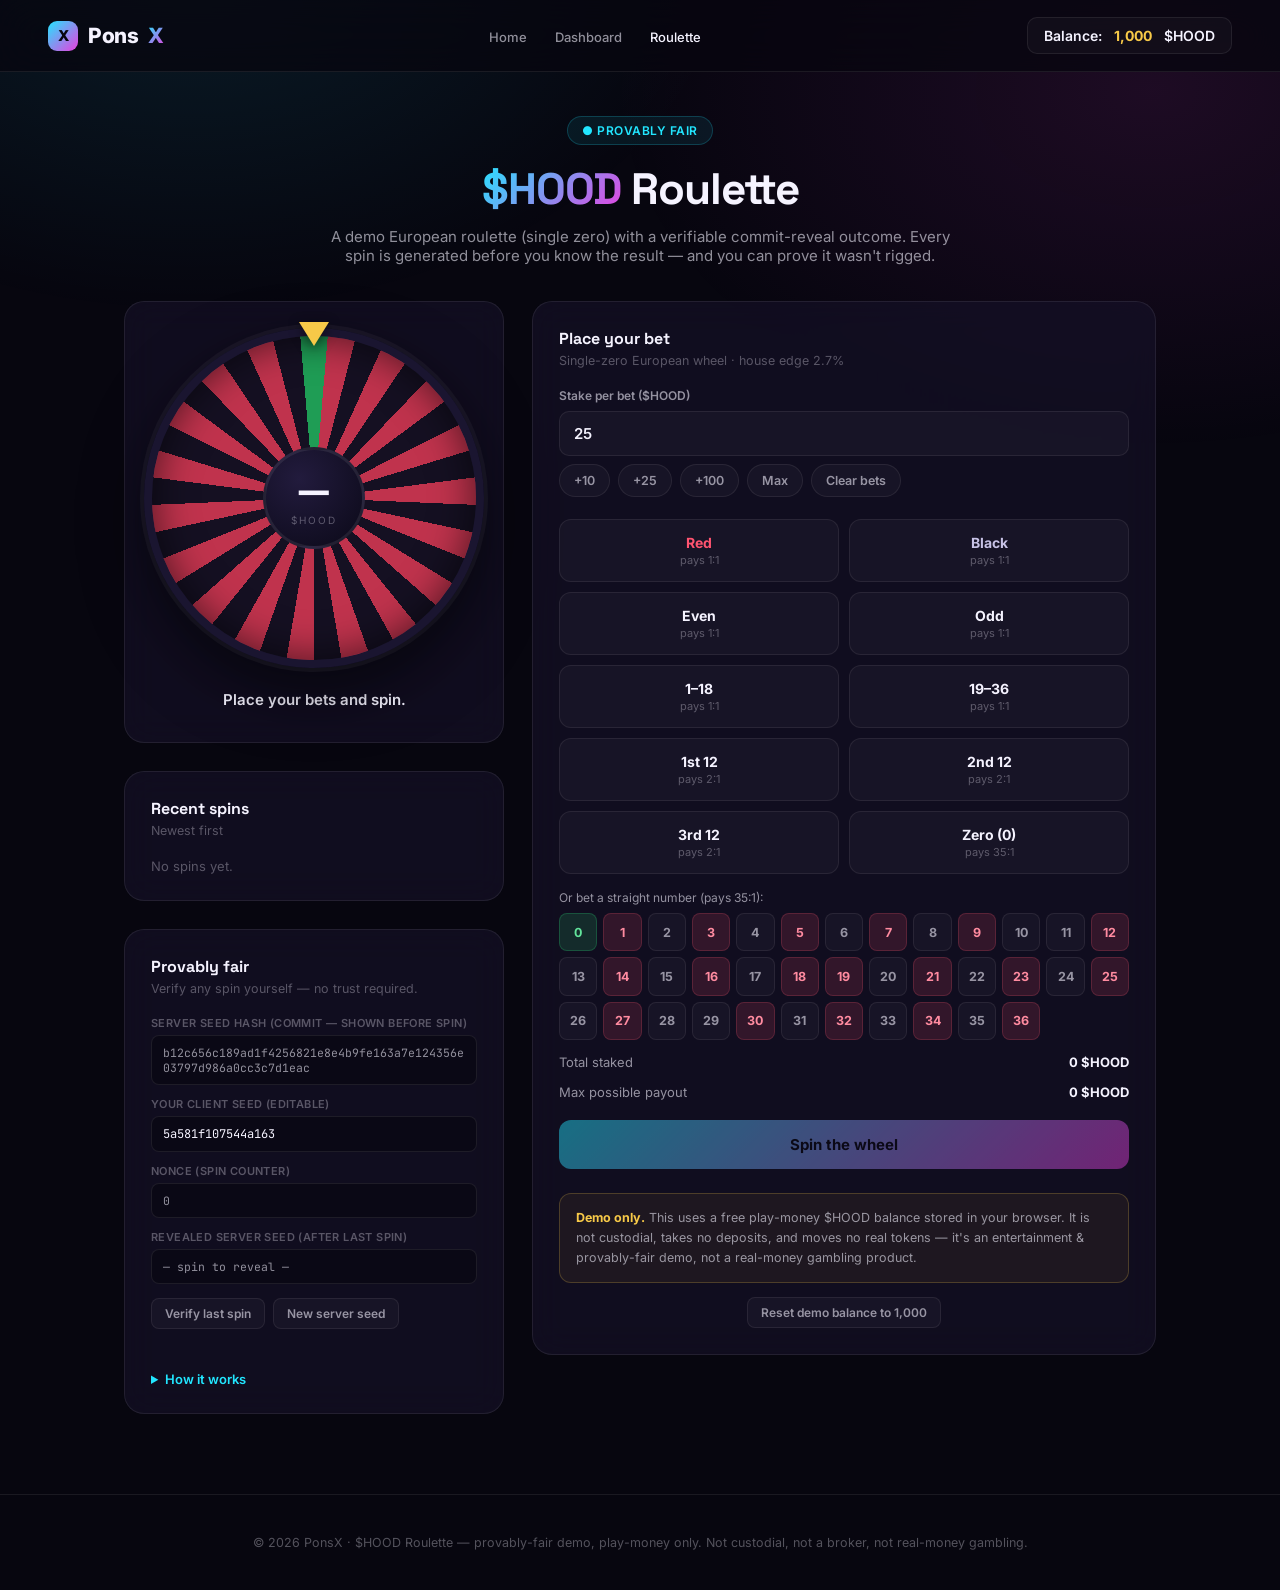
<file: roulette.html>
<!DOCTYPE html>
<html lang="en">
<head>
<meta charset="UTF-8">
<meta name="viewport" content="width=device-width, initial-scale=1.0">
<title>HOOD Roulette — Provably Fair</title>
<style>
@import url('https://fonts.googleapis.com/css2?family=Space+Grotesk:wght@400;500;600;700;800&family=Inter:wght@400;500;600;700&family=JetBrains+Mono:wght@400;500;600&display=swap');

:root {
  --bg-primary: #07060f;
  --bg-secondary: #0c0a1a;
  --bg-card: rgba(22, 18, 40, 0.65);
  --bg-glass: rgba(255, 255, 255, 0.03);
  --border-glass: rgba(255, 255, 255, 0.08);
  --text-primary: #f5f3ff;
  --text-secondary: rgba(245, 243, 255, 0.58);
  --text-tertiary: rgba(245, 243, 255, 0.32);
  --accent-cyan: #22e6ff;
  --accent-magenta: #e93fe0;
  --accent-violet: #8b5cf6;
  --accent-green: #2ecc71;
  --accent-red: #ff5470;
  --accent-gold: #f7c948;
  --grad-brand: linear-gradient(135deg, var(--accent-cyan), var(--accent-magenta));
  --glow-cyan: 0 0 40px rgba(34, 230, 255, 0.18);
}

* { margin: 0; padding: 0; box-sizing: border-box; }
html { scroll-behavior: smooth; }
body {
  font-family: 'Inter', -apple-system, sans-serif;
  background: var(--bg-primary);
  color: var(--text-primary);
  min-height: 100vh;
  -webkit-font-smoothing: antialiased;
  overflow-x: hidden;
}
body::before {
  content: ''; position: fixed; inset: 0; z-index: -1;
  background:
    radial-gradient(900px 600px at 15% -5%, rgba(34,230,255,0.10), transparent 60%),
    radial-gradient(900px 600px at 90% 10%, rgba(233,63,224,0.10), transparent 60%);
}
h1, h2, h3, .brand-font { font-family: 'Space Grotesk', 'Inter', sans-serif; }
a { color: inherit; }
.mono { font-family: 'JetBrains Mono', monospace; }

nav {
  position: sticky; top: 0; z-index: 1000; height: 72px;
  padding: 0 clamp(16px, 4vw, 48px);
  display: flex; align-items: center; justify-content: space-between;
  background: rgba(7, 6, 15, 0.75); backdrop-filter: blur(20px);
  border-bottom: 1px solid var(--border-glass);
}
.logo { display: flex; align-items: center; gap: 10px; font-size: 21px; font-weight: 800; letter-spacing: -0.5px; text-decoration: none; }
.logo .mark {
  width: 30px; height: 30px; border-radius: 9px; background: var(--grad-brand);
  display: flex; align-items: center; justify-content: center; font-size: 15px; font-weight: 800; color: #07060f;
}
.nav-links { display: flex; align-items: center; gap: 28px; list-style: none; }
.nav-links a { color: var(--text-secondary); text-decoration: none; font-size: 13px; font-weight: 500; transition: color .25s; }
.nav-links a:hover { color: var(--text-primary); }
.balance-chip {
  display: flex; align-items: center; gap: 8px; padding: 9px 16px; border-radius: 10px;
  background: var(--bg-glass); border: 1px solid var(--border-glass); font-weight: 600; font-size: 14px;
}
.balance-chip b { color: var(--accent-gold); }

.wrap { max-width: 1120px; margin: 0 auto; padding: clamp(20px,4vw,44px) clamp(16px,4vw,44px) 80px; }

.hero-head { text-align: center; margin-bottom: 36px; }
.hero-head .tag {
  display: inline-flex; align-items:center; gap:7px; font-size: 12px; font-weight: 600; letter-spacing: .5px;
  text-transform: uppercase; color: var(--accent-cyan); padding: 6px 14px; border-radius: 999px;
  background: rgba(34,230,255,0.08); border: 1px solid rgba(34,230,255,0.2); margin-bottom: 16px;
}
.hero-head h1 { font-size: clamp(28px, 5vw, 44px); font-weight: 800; letter-spacing: -1px; }
.hero-head h1 span { background: var(--grad-brand); -webkit-background-clip: text; -webkit-text-fill-color: transparent; }
.hero-head p { color: var(--text-secondary); margin-top: 10px; max-width: 620px; margin-inline: auto; font-size: 15px; }

.layout { display: grid; grid-template-columns: 380px 1fr; gap: 28px; align-items: start; }
@media (max-width: 900px) { .layout { grid-template-columns: 1fr; } }

.card {
  background: var(--bg-card); border: 1px solid var(--border-glass); border-radius: 20px;
  padding: 26px; backdrop-filter: blur(16px);
}
.card h3 { font-size: 16px; margin-bottom: 4px; }
.card .sub { color: var(--text-tertiary); font-size: 12.5px; margin-bottom: 20px; }

/* Wheel */
.wheel-stage { display: flex; flex-direction: column; align-items: center; gap: 22px; }
.wheel-box { position: relative; width: min(340px, 82vw); aspect-ratio: 1; }
.pointer {
  position: absolute; top: -6px; left: 50%; transform: translateX(-50%); z-index: 5;
  width: 0; height: 0; border-left: 15px solid transparent; border-right: 15px solid transparent;
  border-top: 24px solid var(--accent-gold); filter: drop-shadow(0 3px 6px rgba(0,0,0,.5));
}
.wheel {
  width: 100%; height: 100%; border-radius: 50%;
  border: 8px solid #1a1530; box-shadow: 0 0 0 4px rgba(255,255,255,.04), 0 24px 60px rgba(0,0,0,.55), inset 0 0 40px rgba(0,0,0,.6);
  transition: transform 6.2s cubic-bezier(.12,.62,.15,1);
  will-change: transform;
}
.wheel-hub {
  position: absolute; inset: 0; margin: auto; width: 30%; height: 30%; border-radius: 50%;
  background: radial-gradient(circle at 35% 30%, #221b3d, #0b0918);
  border: 3px solid rgba(255,255,255,.08); display: flex; align-items: center; justify-content: center;
  z-index: 4; flex-direction: column; pointer-events: none;
}
.wheel-hub .n { font-family: 'Space Grotesk'; font-size: clamp(28px,7vw,40px); font-weight: 800; line-height: 1; }
.wheel-hub .l { font-size: 10px; letter-spacing: 2px; color: var(--text-tertiary); text-transform: uppercase; margin-top: 4px; }

.result-line { min-height: 26px; font-size: 15px; font-weight: 600; text-align: center; }
.result-line.win { color: var(--accent-green); }
.result-line.lose { color: var(--accent-red); }

/* Bet controls */
.field-label { font-size: 12px; color: var(--text-secondary); font-weight: 600; margin-bottom: 8px; display:block; }
.stake-row { display: flex; gap: 8px; margin-bottom: 8px; }
.stake-input {
  flex: 1; background: var(--bg-glass); border: 1px solid var(--border-glass); border-radius: 10px;
  padding: 12px 14px; color: var(--text-primary); font-size: 15px; font-weight: 600; font-family: inherit;
}
.stake-input:focus { outline: none; border-color: rgba(34,230,255,.4); }
.chips { display: flex; gap: 8px; flex-wrap: wrap; margin-bottom: 22px; }
.chip-btn, .clear-btn {
  padding: 8px 14px; border-radius: 999px; border: 1px solid var(--border-glass);
  background: var(--bg-glass); color: var(--text-secondary); font-size: 12.5px; font-weight: 600;
  cursor: pointer; transition: all .2s; font-family: inherit;
}
.chip-btn:hover, .clear-btn:hover { border-color: rgba(34,230,255,.4); color: var(--text-primary); }

.bet-grid { display: grid; grid-template-columns: repeat(2, 1fr); gap: 10px; margin-bottom: 8px; }
.bet {
  position: relative; padding: 14px 12px; border-radius: 12px; border: 1.5px solid var(--border-glass);
  background: var(--bg-glass); cursor: pointer; transition: all .2s; text-align: center;
}
.bet:hover { border-color: rgba(255,255,255,.25); transform: translateY(-1px); }
.bet.active { border-color: var(--accent-cyan); box-shadow: var(--glow-cyan); background: rgba(34,230,255,.06); }
.bet .bt { font-weight: 700; font-size: 14px; }
.bet .bp { font-size: 11px; color: var(--text-tertiary); margin-top: 2px; }
.bet.red .bt { color: var(--accent-red); }
.bet.black .bt { color: #c7c2e6; }
.bet .badge {
  position: absolute; top: -8px; right: -8px; min-width: 22px; height: 22px; padding: 0 5px;
  border-radius: 999px; background: var(--accent-gold); color: #07060f; font-size: 11px; font-weight: 800;
  display: none; align-items: center; justify-content: center;
}
.bet.active .badge { display: flex; }

.number-note { font-size: 12px; color: var(--text-secondary); margin: 16px 0 8px; }
.num-grid { display: grid; grid-template-columns: repeat(auto-fill, minmax(38px,1fr)); gap: 6px; }
.num {
  aspect-ratio: 1; border-radius: 8px; border: 1px solid var(--border-glass); background: var(--bg-glass);
  color: var(--text-secondary); font-size: 12.5px; font-weight: 700; cursor: pointer; transition: all .15s;
  display:flex; align-items:center; justify-content:center;
}
.num.red { background: rgba(255,84,112,.14); color: #ff8ba0; border-color: rgba(255,84,112,.2); }
.num.black { background: rgba(255,255,255,.03); }
.num.green { background: rgba(46,204,113,.16); color: #62e39b; border-color: rgba(46,204,113,.25); }
.num.active { outline: 2px solid var(--accent-cyan); outline-offset: 1px; box-shadow: var(--glow-cyan); }

.btn {
  display: inline-flex; align-items: center; justify-content: center; gap: 8px; width: 100%;
  padding: 15px 26px; border-radius: 12px; font-size: 15px; font-weight: 700; font-family: inherit;
  cursor: pointer; border: none; transition: all .25s; margin-top: 20px;
}
.btn-brand { background: var(--grad-brand); color: #07060f; }
.btn-brand:hover:not(:disabled) { transform: translateY(-1px); box-shadow: var(--glow-cyan); }
.btn:disabled { opacity: .45; cursor: not-allowed; }

.summary { display: flex; justify-content: space-between; font-size: 13px; margin-top: 14px; color: var(--text-secondary); }
.summary b { color: var(--text-primary); }

/* Fairness */
.fair-grid { display: grid; gap: 12px; }
.fair-row { display: flex; flex-direction: column; gap: 5px; }
.fair-row label { font-size: 11px; letter-spacing:.4px; text-transform: uppercase; color: var(--text-tertiary); font-weight: 600; }
.fair-val {
  font-family: 'JetBrains Mono', monospace; font-size: 11.5px; background: rgba(0,0,0,.3);
  border: 1px solid var(--border-glass); border-radius: 8px; padding: 9px 11px; word-break: break-all; color: var(--text-secondary);
}
.fair-input {
  font-family: 'JetBrains Mono', monospace; font-size: 12px; background: rgba(0,0,0,.3);
  border: 1px solid var(--border-glass); border-radius: 8px; padding: 9px 11px; color: var(--text-primary); width: 100%;
}
.fair-input:focus { outline: none; border-color: rgba(34,230,255,.4); }
.mini-btn {
  padding: 7px 13px; border-radius: 8px; border: 1px solid var(--border-glass); background: var(--bg-glass);
  color: var(--text-secondary); font-size: 12px; font-weight: 600; cursor: pointer; font-family: inherit; transition: all .2s;
}
.mini-btn:hover { color: var(--text-primary); border-color: rgba(34,230,255,.4); }
.verify-out { font-size: 12.5px; margin-top: 10px; min-height: 18px; }
.verify-out.ok { color: var(--accent-green); }
.verify-out.bad { color: var(--accent-red); }

.history { display: flex; gap: 7px; flex-wrap: wrap; }
.h-pill { width: 30px; height: 30px; border-radius: 8px; display:flex; align-items:center; justify-content:center; font-size: 12px; font-weight: 700; }
.h-pill.red { background: rgba(255,84,112,.16); color: #ff8ba0; }
.h-pill.black { background: rgba(255,255,255,.05); color: #c7c2e6; }
.h-pill.green { background: rgba(46,204,113,.18); color: #62e39b; }

details { margin-top: 14px; }
details summary { cursor: pointer; font-size: 13px; color: var(--accent-cyan); font-weight: 600; }
details p { font-size: 12.5px; color: var(--text-secondary); margin-top: 10px; line-height: 1.6; }
details code { background: rgba(0,0,0,.3); padding: 2px 6px; border-radius: 5px; font-family: 'JetBrains Mono'; font-size: 11.5px; }

.notice {
  background: rgba(247,201,72,.06); border: 1px solid rgba(247,201,72,.22); border-radius: 12px;
  padding: 14px 16px; font-size: 12.5px; color: var(--text-secondary); line-height: 1.6; margin-top: 24px;
}
.notice b { color: var(--accent-gold); }

footer { text-align: center; padding: 40px 20px; color: var(--text-tertiary); font-size: 12.5px; border-top: 1px solid var(--border-glass); }
.section-gap { margin-top: 28px; }
.toast {
  position: fixed; bottom: 24px; left: 50%; transform: translateX(-50%) translateY(80px);
  background: #16122a; border: 1px solid var(--border-glass); padding: 12px 20px; border-radius: 12px;
  font-size: 13px; font-weight: 600; opacity: 0; transition: all .3s; z-index: 2000; box-shadow: 0 12px 40px rgba(0,0,0,.5);
}
.toast.show { transform: translateX(-50%) translateY(0); opacity: 1; }
</style>
</head>
<body>

<nav>
  <a href="/" class="logo"><span class="mark">X</span>Pons<span style="background:var(--grad-brand);-webkit-background-clip:text;-webkit-text-fill-color:transparent;">X</span></a>
  <ul class="nav-links">
    <li><a href="/">Home</a></li>
    <li><a href="/dashboard">Dashboard</a></li>
    <li><a href="/roulette" style="color:var(--text-primary)">Roulette</a></li>
  </ul>
  <div class="balance-chip">Balance:&nbsp;<b id="balance">0</b>&nbsp;$HOOD</div>
</nav>

<div class="wrap">
  <div class="hero-head">
    <span class="tag">● Provably Fair</span>
    <h1><span>$HOOD</span> Roulette</h1>
    <p>A demo European roulette (single zero) with a verifiable commit-reveal outcome. Every spin is generated before you know the result — and you can prove it wasn't rigged.</p>
  </div>

  <div class="layout">

    <!-- LEFT: Wheel + fairness -->
    <div>
      <div class="card wheel-stage">
        <div class="wheel-box">
          <div class="pointer"></div>
          <div class="wheel" id="wheel"></div>
          <div class="wheel-hub"><div class="n" id="hubNum">—</div><div class="l">$HOOD</div></div>
        </div>
        <div class="result-line" id="result">Place your bets and spin.</div>
      </div>

      <div class="card section-gap">
        <h3>Recent spins</h3>
        <div class="sub">Newest first</div>
        <div class="history" id="history"><span style="color:var(--text-tertiary);font-size:13px">No spins yet.</span></div>
      </div>

      <div class="card section-gap">
        <h3>Provably fair</h3>
        <div class="sub">Verify any spin yourself — no trust required.</div>
        <div class="fair-grid">
          <div class="fair-row">
            <label>Server seed hash (commit — shown before spin)</label>
            <div class="fair-val" id="serverHash">—</div>
          </div>
          <div class="fair-row">
            <label>Your client seed (editable)</label>
            <input class="fair-input" id="clientSeed" value="">
          </div>
          <div class="fair-row">
            <label>Nonce (spin counter)</label>
            <div class="fair-val" id="nonce">0</div>
          </div>
          <div class="fair-row">
            <label>Revealed server seed (after last spin)</label>
            <div class="fair-val" id="revealedSeed">— spin to reveal —</div>
          </div>
        </div>
        <div style="display:flex; gap:8px; margin-top:14px; flex-wrap:wrap;">
          <button class="mini-btn" id="verifyBtn">Verify last spin</button>
          <button class="mini-btn" id="rotateBtn">New server seed</button>
        </div>
        <div class="verify-out" id="verifyOut"></div>

        <details>
          <summary>How it works</summary>
          <p>
            Before each spin we generate a random <b>server seed</b> and show you its SHA-256 hash (the commit). We can't change the seed afterwards without breaking that hash. The winning number is computed as:<br><br>
            <code>H = HMAC-SHA256(serverSeed, clientSeed:nonce)</code><br>
            <code>result = (first 8 hex of H, as int) mod 37</code><br><br>
            After the spin we reveal the server seed. Hit <b>Verify</b> to confirm the hash matches and the number was derived exactly as above. You control the <b>client seed</b>, so neither side can predict or fix the outcome.
          </p>
        </details>
      </div>
    </div>

    <!-- RIGHT: Betting -->
    <div class="card">
      <h3>Place your bet</h3>
      <div class="sub">Single-zero European wheel · house edge 2.7%</div>

      <label class="field-label">Stake per bet ($HOOD)</label>
      <div class="stake-row">
        <input class="stake-input mono" id="stake" type="number" min="1" value="25">
      </div>
      <div class="chips">
        <button class="chip-btn" data-add="10">+10</button>
        <button class="chip-btn" data-add="25">+25</button>
        <button class="chip-btn" data-add="100">+100</button>
        <button class="chip-btn" data-set="max">Max</button>
        <button class="clear-btn" id="clearBets">Clear bets</button>
      </div>

      <div class="bet-grid" id="outsideBets">
        <div class="bet red"   data-type="red"    data-pay="1"><div class="bt">Red</div><div class="bp">pays 1:1</div><div class="badge">0</div></div>
        <div class="bet black" data-type="black"  data-pay="1"><div class="bt">Black</div><div class="bp">pays 1:1</div><div class="badge">0</div></div>
        <div class="bet"       data-type="even"   data-pay="1"><div class="bt">Even</div><div class="bp">pays 1:1</div><div class="badge">0</div></div>
        <div class="bet"       data-type="odd"    data-pay="1"><div class="bt">Odd</div><div class="bp">pays 1:1</div><div class="badge">0</div></div>
        <div class="bet"       data-type="low"    data-pay="1"><div class="bt">1–18</div><div class="bp">pays 1:1</div><div class="badge">0</div></div>
        <div class="bet"       data-type="high"   data-pay="1"><div class="bt">19–36</div><div class="bp">pays 1:1</div><div class="badge">0</div></div>
        <div class="bet"       data-type="dozen1" data-pay="2"><div class="bt">1st 12</div><div class="bp">pays 2:1</div><div class="badge">0</div></div>
        <div class="bet"       data-type="dozen2" data-pay="2"><div class="bt">2nd 12</div><div class="bp">pays 2:1</div><div class="badge">0</div></div>
        <div class="bet"       data-type="dozen3" data-pay="2"><div class="bt">3rd 12</div><div class="bp">pays 2:1</div><div class="badge">0</div></div>
        <div class="bet"       data-type="green"  data-pay="35"><div class="bt">Zero (0)</div><div class="bp">pays 35:1</div><div class="badge">0</div></div>
      </div>

      <div class="number-note">Or bet a straight number (pays 35:1):</div>
      <div class="num-grid" id="numGrid"></div>

      <div class="summary"><span>Total staked</span><b><span id="totalStake">0</span> $HOOD</b></div>
      <div class="summary"><span>Max possible payout</span><b><span id="maxPayout">0</span> $HOOD</b></div>

      <button class="btn btn-brand" id="spinBtn">Spin the wheel</button>

      <div class="notice">
        <b>Demo only.</b> This uses a free play-money $HOOD balance stored in your browser. It is not custodial, takes no deposits, and moves no real tokens — it's an entertainment &amp; provably-fair demo, not a real-money gambling product.
      </div>
      <div style="display:flex;justify-content:center;margin-top:14px;">
        <button class="mini-btn" id="resetBank">Reset demo balance to 1,000</button>
      </div>
    </div>

  </div>
</div>

<footer>© 2026 PonsX · $HOOD Roulette — provably-fair demo, play-money only. Not custodial, not a broker, not real-money gambling.</footer>
<div class="toast" id="toast"></div>

<script>
/* ---------- Roulette constants (European single-zero) ---------- */
const WHEEL_ORDER = [0,32,15,19,4,21,2,25,17,34,6,27,13,36,11,30,8,23,10,5,24,16,33,1,20,14,31,9,22,18,29,7,28,12,35,3,26];
const RED = new Set([1,3,5,7,9,12,14,16,18,19,21,23,25,27,30,32,34,36]);
const colorOf = n => n === 0 ? 'green' : (RED.has(n) ? 'red' : 'black');
const SLICE = 360 / WHEEL_ORDER.length;

/* ---------- State ---------- */
const LS = 'hoodRoulette.v1';
let state = loadState();
let bets = {};            // key -> amount  (outside type or "num:N")
let spinning = false;
let currentRotation = 0;

function loadState() {
  try {
    const s = JSON.parse(localStorage.getItem(LS));
    if (s && typeof s.balance === 'number') return s;
  } catch(e){}
  return { balance: 1000, nonce: 0, clientSeed: randHex(8), history: [], lastSpin: null, serverSeed: null, serverHash: null };
}
function saveState(){ try{ localStorage.setItem(LS, JSON.stringify(state)); }catch(e){} }

/* ---------- Crypto helpers (Web Crypto — real, verifiable) ---------- */
function randHex(bytes){
  const a = new Uint8Array(bytes); crypto.getRandomValues(a);
  return [...a].map(b=>b.toString(16).padStart(2,'0')).join('');
}
async function sha256Hex(str){
  const buf = await crypto.subtle.digest('SHA-256', new TextEncoder().encode(str));
  return [...new Uint8Array(buf)].map(b=>b.toString(16).padStart(2,'0')).join('');
}
async function hmac256Hex(keyStr, msgStr){
  const key = await crypto.subtle.importKey('raw', new TextEncoder().encode(keyStr),
    {name:'HMAC', hash:'SHA-256'}, false, ['sign']);
  const sig = await crypto.subtle.sign('HMAC', key, new TextEncoder().encode(msgStr));
  return [...new Uint8Array(sig)].map(b=>b.toString(16).padStart(2,'0')).join('');
}
async function deriveResult(serverSeed, clientSeed, nonce){
  const h = await hmac256Hex(serverSeed, clientSeed + ':' + nonce);
  const n = parseInt(h.slice(0,8), 16); // 32-bit unbiased enough for 0..36
  return { number: n % 37, hmac: h };
}

/* ---------- Commit: prepare a server seed + published hash ---------- */
async function commitNewSeed(){
  state.serverSeed = randHex(16);
  state.serverHash = await sha256Hex(state.serverSeed);
  saveState();
  document.getElementById('serverHash').textContent = state.serverHash;
}

/* ---------- Build UI ---------- */
function buildNumbers(){
  const grid = document.getElementById('numGrid');
  grid.innerHTML = '';
  for(let n=0;n<=36;n++){
    const d = document.createElement('div');
    d.className = 'num ' + colorOf(n);
    d.textContent = n;
    d.dataset.num = n;
    d.onclick = ()=> toggleNumberBet(n, d);
    grid.appendChild(d);
  }
}
function buildWheel(){
  const stops = WHEEL_ORDER.map((n,i)=>{
    const col = colorOf(n)==='green' ? '#1f9d55' : colorOf(n)==='red' ? '#c0334d' : '#151022';
    return `${col} ${i*SLICE}deg ${(i+1)*SLICE}deg`;
  }).join(',');
  const w = document.getElementById('wheel');
  w.style.background = `conic-gradient(from -${SLICE/2}deg, ${stops})`;
}

/* ---------- Betting ---------- */
function currentStake(){ return Math.max(0, Math.floor(Number(document.getElementById('stake').value)||0)); }

function toggleOutsideBet(el){
  const type = el.dataset.type;
  const stake = currentStake();
  if(bets[type]){ delete bets[type]; el.classList.remove('active'); }
  else { if(stake<=0) return toast('Set a stake first'); bets[type]=stake; el.classList.add('active'); el.querySelector('.badge').textContent = stake; }
  refreshSummary();
}
function toggleNumberBet(n, el){
  const key = 'num:'+n; const stake = currentStake();
  if(bets[key]){ delete bets[key]; el.classList.remove('active'); }
  else { if(stake<=0) return toast('Set a stake first'); bets[key]=stake; el.classList.add('active'); }
  refreshSummary();
}
function clearBets(){
  bets = {};
  document.querySelectorAll('.bet.active').forEach(b=>{ b.classList.remove('active'); b.querySelector('.badge').textContent='0'; });
  document.querySelectorAll('.num.active').forEach(n=>n.classList.remove('active'));
  refreshSummary();
}
function payoutFor(type){
  if(type.startsWith('num:')) return 35;
  return Number(document.querySelector(`.bet[data-type="${type}"]`).dataset.pay);
}
function refreshSummary(){
  let total=0, maxPay=0;
  for(const [k,amt] of Object.entries(bets)){ total+=amt; maxPay = Math.max(maxPay, amt*(payoutFor(k)+1)); }
  document.getElementById('totalStake').textContent = total;
  document.getElementById('maxPayout').textContent = maxPay;
  document.getElementById('spinBtn').disabled = total<=0 || total>state.balance || spinning;
  if(total>state.balance){ document.getElementById('spinBtn').textContent='Not enough $HOOD'; }
  else document.getElementById('spinBtn').textContent = spinning ? 'Spinning…' : 'Spin the wheel';
}

/* ---------- Win checking ---------- */
function betWins(type, n){
  const c = colorOf(n);
  switch(type){
    case 'red': return c==='red';
    case 'black': return c==='black';
    case 'even': return n!==0 && n%2===0;
    case 'odd': return n%2===1;
    case 'low': return n>=1 && n<=18;
    case 'high': return n>=19 && n<=36;
    case 'dozen1': return n>=1 && n<=12;
    case 'dozen2': return n>=13 && n<=24;
    case 'dozen3': return n>=25 && n<=36;
    case 'green': return n===0;
    default:
      if(type.startsWith('num:')) return Number(type.split(':')[1])===n;
      return false;
  }
}

/* ---------- Spin ---------- */
async function spin(){
  if(spinning) return;
  const total = Object.values(bets).reduce((a,b)=>a+b,0);
  if(total<=0) return toast('Place a bet first');
  if(total>state.balance) return toast('Not enough $HOOD');

  spinning = true;
  document.getElementById('spinBtn').disabled = true;
  document.getElementById('spinBtn').textContent = 'Spinning…';

  // deduct stake now
  state.balance -= total;
  renderBalance();

  // provably-fair draw using the ALREADY-committed server seed
  state.nonce += 1;
  const clientSeed = document.getElementById('clientSeed').value.trim() || 'default';
  state.clientSeed = clientSeed;
  const { number, hmac } = await deriveResult(state.serverSeed, clientSeed, state.nonce);

  // record this spin's proof BEFORE animating (result already fixed)
  const proof = {
    serverSeed: state.serverSeed, serverHash: state.serverHash,
    clientSeed, nonce: state.nonce, hmac, number
  };

  // animate wheel to the winning slice
  const idx = WHEEL_ORDER.indexOf(number);
  const targetAngle = idx*SLICE;                 // slice center under the top pointer
  const extraSpins = 5 + Math.floor(Math.random()*3);
  const base = currentRotation - (currentRotation % 360);
  currentRotation = base + extraSpins*360 + (360 - targetAngle);
  document.getElementById('wheel').style.transform = `rotate(${currentRotation}deg)`;

  await new Promise(r=>setTimeout(r, 6300));

  // settle
  let payout = 0, anyWin=false;
  for(const [k,amt] of Object.entries(bets)){
    if(betWins(k, number)){ payout += amt*(payoutFor(k)+1); anyWin=true; }
  }
  state.balance += payout;

  // reveal & rotate to a fresh committed seed for the next round
  state.lastSpin = proof;
  state.history.unshift(number); state.history = state.history.slice(0,18);
  saveState();

  // UI
  document.getElementById('hubNum').textContent = number;
  document.getElementById('hubNum').style.color =
    colorOf(number)==='red'?'#ff8ba0':colorOf(number)==='green'?'#62e39b':'#e6e2ff';
  const res = document.getElementById('result');
  const net = payout - total;
  if(anyWin){ res.className='result-line win'; res.textContent = `${number} ${colorOf(number)} — you won ${payout} $HOOD (net ${net>=0?'+':''}${net}).`; }
  else { res.className='result-line lose'; res.textContent = `${number} ${colorOf(number)} — no win this time (−${total} $HOOD).`; }

  document.getElementById('nonce').textContent = state.nonce;
  document.getElementById('revealedSeed').textContent = proof.serverSeed;
  renderBalance(); renderHistory();

  // commit a new seed for the next spin
  await commitNewSeed();

  spinning = false;
  refreshSummary();
}

/* ---------- Verify ---------- */
async function verifyLast(){
  const out = document.getElementById('verifyOut');
  const p = state.lastSpin;
  if(!p){ out.className='verify-out'; out.textContent='No spin to verify yet.'; return; }
  const hashOk = (await sha256Hex(p.serverSeed)) === p.serverHash;
  const { number, hmac } = await deriveResult(p.serverSeed, p.clientSeed, p.nonce);
  const numOk = number === p.number && hmac === p.hmac;
  if(hashOk && numOk){
    out.className='verify-out ok';
    out.textContent = `✓ Verified. SHA-256(serverSeed) matches the commit, and (${p.clientSeed}:${p.nonce}) → ${p.number}. Fair.`;
  } else {
    out.className='verify-out bad';
    out.textContent = `✗ Mismatch! hash ${hashOk?'ok':'FAILED'}, number ${numOk?'ok':'FAILED'}.`;
  }
}

/* ---------- Renders ---------- */
function renderBalance(){ document.getElementById('balance').textContent = state.balance.toLocaleString(); }
function renderHistory(){
  const h = document.getElementById('history');
  if(!state.history.length){ h.innerHTML='<span style="color:var(--text-tertiary);font-size:13px">No spins yet.</span>'; return; }
  h.innerHTML = state.history.map(n=>`<div class="h-pill ${colorOf(n)}">${n}</div>`).join('');
}

/* ---------- Toast ---------- */
let toastT;
function toast(msg){
  const t=document.getElementById('toast'); t.textContent=msg; t.classList.add('show');
  clearTimeout(toastT); toastT=setTimeout(()=>t.classList.remove('show'),1900);
}

/* ---------- Wire up ---------- */
function init(){
  buildWheel(); buildNumbers();
  document.getElementById('clientSeed').value = state.clientSeed;
  document.getElementById('nonce').textContent = state.nonce;
  if(state.lastSpin){ document.getElementById('revealedSeed').textContent = state.lastSpin.serverSeed; document.getElementById('hubNum').textContent = state.lastSpin.number; }
  renderBalance(); renderHistory();

  document.getElementById('outsideBets').querySelectorAll('.bet').forEach(b=> b.onclick=()=>toggleOutsideBet(b));
  document.querySelectorAll('.chip-btn').forEach(c=> c.onclick=()=>{
    const inp=document.getElementById('stake');
    if(c.dataset.set==='max'){ inp.value=state.balance; }
    else inp.value=(Number(inp.value)||0)+Number(c.dataset.add);
    refreshSummary();
  });
  document.getElementById('clearBets').onclick = clearBets;
  document.getElementById('stake').oninput = refreshSummary;
  document.getElementById('spinBtn').onclick = spin;
  document.getElementById('verifyBtn').onclick = verifyLast;
  document.getElementById('rotateBtn').onclick = async ()=>{ await commitNewSeed(); toast('New server seed committed'); };
  document.getElementById('resetBank').onclick = ()=>{
    state.balance=1000; saveState(); renderBalance(); refreshSummary(); toast('Balance reset to 1,000 $HOOD');
  };

  // ensure a committed server seed exists (either restored or fresh)
  if(state.serverSeed && state.serverHash){ document.getElementById('serverHash').textContent = state.serverHash; }
  else commitNewSeed();

  refreshSummary();
}
init();
</script>
</body>
</html>
</file>
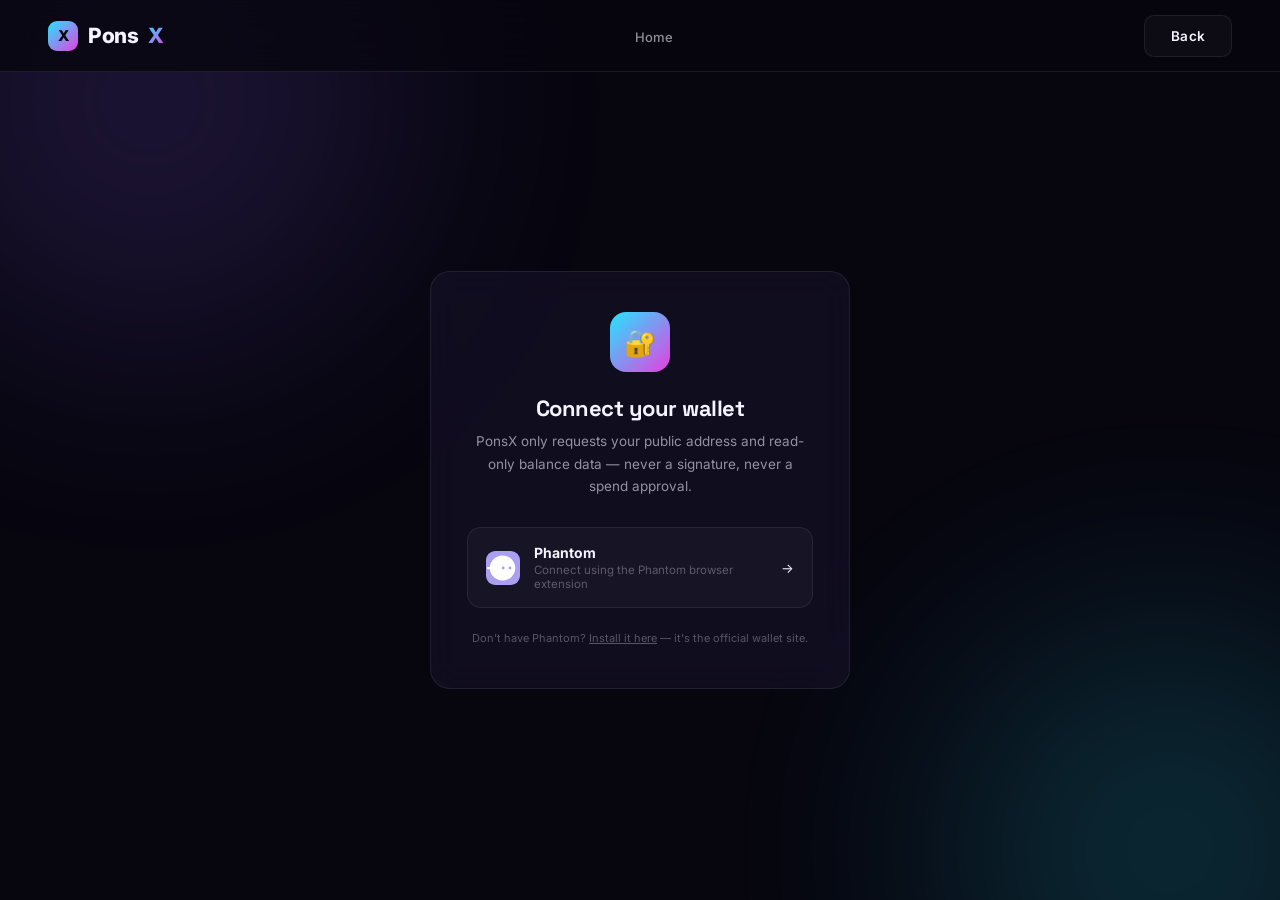
<file: ponsx/connect.html>
<!DOCTYPE html>
<html lang="en">
<head>
<meta charset="UTF-8">
<meta name="viewport" content="width=device-width, initial-scale=1.0">
<title>Connect Wallet — PonsX</title>
<style>
@import url('https://fonts.googleapis.com/css2?family=Space+Grotesk:wght@400;500;600;700;800&family=Inter:wght@400;500;600;700&display=swap');

:root {
  --bg-primary: #07060f;
  --bg-secondary: #0c0a1a;
  --bg-card: rgba(22, 18, 40, 0.65);
  --bg-glass: rgba(255, 255, 255, 0.03);
  --border-glass: rgba(255, 255, 255, 0.08);
  --text-primary: #f5f3ff;
  --text-secondary: rgba(245, 243, 255, 0.58);
  --text-tertiary: rgba(245, 243, 255, 0.32);
  --accent-cyan: #22e6ff;
  --accent-magenta: #e93fe0;
  --accent-violet: #8b5cf6;
  --accent-green: #2ecc71;
  --accent-red: #ff5470;
  --grad-brand: linear-gradient(135deg, var(--accent-cyan), var(--accent-magenta));
  --glow-cyan: 0 0 40px rgba(34, 230, 255, 0.18);
  --glow-magenta: 0 0 40px rgba(233, 63, 224, 0.16);
}

* { margin: 0; padding: 0; box-sizing: border-box; }

html { scroll-behavior: smooth; scrollbar-color: rgba(255,255,255,0.12) transparent; }

body {
  font-family: 'Inter', -apple-system, sans-serif;
  background: var(--bg-primary);
  color: var(--text-primary);
  min-height: 100vh;
  -webkit-font-smoothing: antialiased;
  overflow-x: hidden;
}

h1, h2, h3, .brand-font { font-family: 'Space Grotesk', 'Inter', sans-serif; }

a { color: inherit; }

nav {
  position: fixed;
  top: 0; left: 0; right: 0;
  z-index: 1000;
  height: 72px;
  padding: 0 48px;
  display: flex;
  align-items: center;
  justify-content: space-between;
  background: rgba(7, 6, 15, 0.75);
  backdrop-filter: blur(20px);
  border-bottom: 1px solid var(--border-glass);
}

.logo {
  display: flex;
  align-items: center;
  gap: 10px;
  font-size: 21px;
  font-weight: 800;
  letter-spacing: -0.5px;
  text-decoration: none;
}

.logo .mark {
  width: 30px;
  height: 30px;
  border-radius: 9px;
  background: var(--grad-brand);
  display: flex;
  align-items: center;
  justify-content: center;
  font-size: 15px;
  font-weight: 800;
  color: #07060f;
}

.nav-links {
  display: flex;
  align-items: center;
  gap: 32px;
  list-style: none;
}

.nav-links a {
  color: var(--text-secondary);
  text-decoration: none;
  font-size: 13px;
  font-weight: 500;
  transition: color 0.25s;
}

.nav-links a:hover { color: var(--text-primary); }

.btn {
  display: inline-flex;
  align-items: center;
  justify-content: center;
  gap: 8px;
  padding: 12px 26px;
  border-radius: 10px;
  font-size: 13.5px;
  font-weight: 600;
  font-family: inherit;
  cursor: pointer;
  border: none;
  text-decoration: none;
  transition: all 0.25s;
  letter-spacing: 0.2px;
}

.btn-brand {
  background: var(--grad-brand);
  color: #07060f;
}

.btn-brand:hover { transform: translateY(-1px); box-shadow: var(--glow-cyan); }

.btn-outline {
  background: var(--bg-glass);
  border: 1px solid var(--border-glass);
  color: var(--text-primary);
}

.btn-outline:hover { border-color: rgba(255,255,255,0.2); background: rgba(255,255,255,0.06); }

.btn:disabled { opacity: 0.5; cursor: not-allowed; transform: none !important; box-shadow: none !important; }

.glow-field { position: fixed; inset: 0; z-index: -1; overflow: hidden; }

.blob {
  position: absolute;
  border-radius: 50%;
  filter: blur(120px);
  opacity: 0.16;
}

.blob-1 { width: 500px; height: 500px; top: -150px; left: -100px; background: var(--accent-violet); }
.blob-2 { width: 460px; height: 460px; bottom: -180px; right: -120px; background: var(--accent-cyan); }
.blob-3 { width: 380px; height: 380px; top: 40%; left: 60%; background: var(--accent-magenta); opacity: 0.1; }

.card {
  background: var(--bg-card);
  border: 1px solid var(--border-glass);
  border-radius: 20px;
  backdrop-filter: blur(16px);
}

.section-label {
  font-size: 11px;
  text-transform: uppercase;
  letter-spacing: 2px;
  font-weight: 700;
  background: var(--grad-brand);
  -webkit-background-clip: text;
  -webkit-text-fill-color: transparent;
  background-clip: text;
  margin-bottom: 14px;
}

@media (max-width: 768px) {
  nav { padding: 0 20px; }
  .nav-links { display: none; }
}

.wrap {
  min-height: 100vh;
  display: flex;
  align-items: center;
  justify-content: center;
  padding: 120px 24px 60px;
}

.connect-card {
  width: 100%;
  max-width: 420px;
  padding: 40px 36px;
  text-align: center;
}

.connect-icon {
  width: 60px; height: 60px;
  margin: 0 auto 22px;
  border-radius: 16px;
  background: var(--grad-brand);
  display: flex; align-items: center; justify-content: center;
  font-size: 26px;
}

.connect-card h1 { font-size: 22px; font-weight: 800; letter-spacing: -0.5px; margin-bottom: 8px; }
.connect-card p.desc { font-size: 13.5px; color: var(--text-secondary); line-height: 1.65; margin-bottom: 30px; }

.state { display: none; }
.state.active { display: block; }

.provider-btn {
  width: 100%;
  display: flex;
  align-items: center;
  gap: 14px;
  padding: 16px 18px;
  border-radius: 14px;
  border: 1px solid var(--border-glass);
  background: var(--bg-glass);
  cursor: pointer;
  transition: all 0.25s;
  font-family: inherit;
  color: var(--text-primary);
}

.provider-btn:hover { border-color: rgba(139,92,246,0.5); background: rgba(139,92,246,0.08); }

.provider-btn img, .provider-btn .ph-icon { width: 34px; height: 34px; border-radius: 9px; flex-shrink: 0; }

.provider-info { text-align: left; flex: 1; }
.provider-info .name { font-size: 14px; font-weight: 700; }
.provider-info .sub { font-size: 11.5px; color: var(--text-tertiary); margin-top: 2px; }

.spinner {
  width: 40px; height: 40px;
  margin: 8px auto 22px;
  border-radius: 50%;
  border: 3px solid rgba(139,92,246,0.18);
  border-top-color: var(--accent-violet);
  animation: spin 0.8s linear infinite;
}

@keyframes spin { to { transform: rotate(360deg); } }

.status-title { font-size: 15.5px; font-weight: 700; margin-bottom: 6px; }
.status-sub { font-size: 12.5px; color: var(--text-tertiary); line-height: 1.6; }

.success-icon {
  width: 56px; height: 56px; margin: 0 auto 18px;
  border-radius: 50%;
  background: rgba(46,204,113,0.14);
  border: 1px solid rgba(46,204,113,0.35);
  color: var(--accent-green);
  display: flex; align-items: center; justify-content: center;
  font-size: 24px;
}

.addr-chip {
  display: inline-flex; align-items: center; gap: 8px;
  margin: 18px auto 0;
  padding: 9px 16px;
  border-radius: 100px;
  background: var(--bg-glass);
  border: 1px solid var(--border-glass);
  font-family: 'Space Grotesk', monospace;
  font-size: 12.5px;
  color: var(--text-secondary);
}

.addr-chip .live-dot {
  width: 6px; height: 6px; border-radius: 50%;
  background: var(--accent-green);
  box-shadow: 0 0 6px var(--accent-green);
}

.error-box {
  background: rgba(255,84,112,0.08);
  border: 1px solid rgba(255,84,112,0.3);
  border-radius: 12px;
  padding: 14px 16px;
  font-size: 12.5px;
  color: #ffb3c1;
  text-align: left;
  margin-bottom: 18px;
  line-height: 1.6;
}

.error-box a { color: #fff; text-decoration: underline; }

.note {
  margin-top: 22px;
  font-size: 11px;
  color: var(--text-tertiary);
  line-height: 1.6;
}
</style>
</head>
<body>

<div class="glow-field">
  <div class="blob blob-1"></div>
  <div class="blob blob-2"></div>
</div>

<nav>
  <a href="index.html" class="logo"><span class="mark">X</span>Pons<span style="background:var(--grad-brand);-webkit-background-clip:text;-webkit-text-fill-color:transparent;">X</span></a>
  <ul class="nav-links"><li><a href="index.html">Home</a></li></ul>
  <a href="index.html" class="btn btn-outline">Back</a>
</nav>

<div class="wrap">
  <div class="card connect-card">
    <div class="connect-icon">🔐</div>
    <h1>Connect your wallet</h1>
    <p class="desc">PonsX only requests your public address and read-only balance data — never a signature, never a spend approval.</p>

    <div id="errorSlot"></div>

    <!-- Step 1: choose -->
    <div class="state active" id="stepChoose">
      <button class="provider-btn" id="phantomBtn">
        <svg class="ph-icon" viewBox="0 0 128 128" fill="none">
          <rect width="128" height="128" rx="28" fill="#AB9FF2"/>
          <path d="M110 64.6c0 25.5-21.4 46.2-47.8 46.2-24.9 0-45.4-18.5-47.6-42.2H8c-2.4 0-4.3-2-4.3-4.4 0-2.4 1.9-4.4 4.3-4.4h6.6C16.8 35.8 37.3 17 62.2 17 88.6 17 110 37.7 110 63.2v1.4z" fill="#fff"/>
          <path d="M95.6 64.2c0 3-2.4 5.5-5.4 5.5s-5.4-2.5-5.4-5.5 2.4-5.5 5.4-5.5 5.4 2.5 5.4 5.5zM70 64.2c0 3-2.4 5.5-5.4 5.5s-5.4-2.5-5.4-5.5 2.4-5.5 5.4-5.5 5.4 2.5 5.4 5.5z" fill="#AB9FF2"/>
        </svg>
        <div class="provider-info">
          <div class="name">Phantom</div>
          <div class="sub">Connect using the Phantom browser extension</div>
        </div>
        <span>→</span>
      </button>
      <p class="note">Don't have Phantom? <a href="https://phantom.app/download" target="_blank" rel="noopener">Install it here</a> — it's the official wallet site.</p>
    </div>

    <!-- Step 2: connecting -->
    <div class="state" id="stepConnecting">
      <div class="spinner"></div>
      <p class="status-title">Waiting for approval…</p>
      <p class="status-sub">Check the Phantom popup and approve the connection request.</p>
    </div>

    <!-- Step 3: connected -->
    <div class="state" id="stepConnected">
      <div class="success-icon">✓</div>
      <p class="status-title">Wallet connected</p>
      <p class="status-sub">You're ready to view your portfolio.</p>
      <div class="addr-chip"><span class="live-dot"></span><span id="addrText">—</span></div>
      <div style="margin-top:26px;display:flex;gap:10px;">
        <button class="btn btn-outline" id="disconnectBtn" style="flex:1">Disconnect</button>
        <a class="btn btn-brand" id="continueBtn" href="dashboard.html" style="flex:1">Open Dashboard →</a>
      </div>
    </div>
  </div>
</div>

<script>
/*
 * PonsX wallet layer — real Phantom (Solana) integration.
 * Only ever requests the public key (connect) and read-only RPC data
 * (balance, token accounts). Never requests a transaction signature.
 */
const RPC_ENDPOINT = 'https://api.mainnet-beta.solana.com';
const TOKEN_PROGRAM_ID = 'TokenkegQfeZyiNwAJbNbGKPFXCWuBvf9Ss623VQ5DA';
const STORAGE_KEY = 'ponsx_wallet_pubkey';

const PonsXWallet = {
  publicKey: null,

  getProvider() {
    if ('solana' in window && window.solana?.isPhantom) return window.solana;
    return null;
  },

  isInstalled() {
    return !!this.getProvider();
  },

  async connect({ silent = false } = {}) {
    const provider = this.getProvider();
    if (!provider) throw new Error('PHANTOM_NOT_FOUND');
    const resp = await provider.connect(silent ? { onlyIfTrusted: true } : undefined);
    this.publicKey = resp.publicKey.toString();
    sessionStorage.setItem(STORAGE_KEY, this.publicKey);
    return this.publicKey;
  },

  async disconnect() {
    const provider = this.getProvider();
    if (provider) {
      try { await provider.disconnect(); } catch (_) { /* no-op */ }
    }
    this.publicKey = null;
    sessionStorage.removeItem(STORAGE_KEY);
  },

  getStoredPubkey() {
    return sessionStorage.getItem(STORAGE_KEY);
  },

  onAccountChange(handler) {
    const provider = this.getProvider();
    if (!provider) return;
    provider.on('accountChanged', (pk) => {
      if (pk) {
        this.publicKey = pk.toString();
        sessionStorage.setItem(STORAGE_KEY, this.publicKey);
      } else {
        this.publicKey = null;
        sessionStorage.removeItem(STORAGE_KEY);
      }
      handler(this.publicKey);
    });
    provider.on('disconnect', () => {
      this.publicKey = null;
      sessionStorage.removeItem(STORAGE_KEY);
      handler(null);
    });
  },

  async rpc(method, params) {
    const res = await fetch(RPC_ENDPOINT, {
      method: 'POST',
      headers: { 'Content-Type': 'application/json' },
      body: JSON.stringify({ jsonrpc: '2.0', id: 1, method, params })
    });
    const json = await res.json();
    if (json.error) throw new Error(json.error.message || 'RPC_ERROR');
    return json.result;
  },

  async getSolBalance(pubkey) {
    const result = await this.rpc('getBalance', [pubkey]);
    return result.value / 1e9;
  },

  async getTokenAccounts(pubkey) {
    const result = await this.rpc('getTokenAccountsByOwner', [
      pubkey,
      { programId: TOKEN_PROGRAM_ID },
      { encoding: 'jsonParsed' }
    ]);
    return (result.value || [])
      .map(({ account }) => {
        const info = account.data.parsed.info;
        return { mint: info.mint, amount: info.tokenAmount.uiAmount };
      })
      .filter((t) => t.amount && t.amount > 0)
      .sort((a, b) => b.amount - a.amount);
  },

  truncate(pubkey) {
    if (!pubkey) return '';
    return `${pubkey.slice(0, 4)}…${pubkey.slice(-4)}`;
  }
};

const stepChoose = document.getElementById('stepChoose');
const stepConnecting = document.getElementById('stepConnecting');
const stepConnected = document.getElementById('stepConnected');
const errorSlot = document.getElementById('errorSlot');
const phantomBtn = document.getElementById('phantomBtn');
const disconnectBtn = document.getElementById('disconnectBtn');
const addrText = document.getElementById('addrText');

function showState(el) {
  [stepChoose, stepConnecting, stepConnected].forEach(s => s.classList.remove('active'));
  el.classList.add('active');
}

function showError(html) {
  errorSlot.innerHTML = `<div class="error-box">${html}</div>`;
}

function clearError() {
  errorSlot.innerHTML = '';
}

function renderConnected(pubkey) {
  addrText.textContent = PonsXWallet.truncate(pubkey);
  showState(stepConnected);
}

async function attemptConnect(silent) {
  try {
    const pubkey = await PonsXWallet.connect({ silent });
    renderConnected(pubkey);
  } catch (err) {
    if (!silent) {
      showState(stepChoose);
      if (err.message === 'PHANTOM_NOT_FOUND') {
        showError('Phantom extension not detected. <a href="https://phantom.app/download" target="_blank" rel="noopener">Install Phantom</a> and refresh this page.');
      } else {
        showError('Connection request was rejected or timed out. Please try again.');
      }
    }
  }
}

phantomBtn.addEventListener('click', () => {
  clearError();
  if (!PonsXWallet.isInstalled()) {
    showError('Phantom extension not detected. <a href="https://phantom.app/download" target="_blank" rel="noopener">Install Phantom</a> and refresh this page.');
    return;
  }
  showState(stepConnecting);
  attemptConnect(false);
});

disconnectBtn.addEventListener('click', async () => {
  await PonsXWallet.disconnect();
  showState(stepChoose);
});

PonsXWallet.onAccountChange((pubkey) => {
  if (pubkey) renderConnected(pubkey);
  else showState(stepChoose);
});

// Try a silent reconnect if the site was already trusted by the user.
window.addEventListener('DOMContentLoaded', () => {
  if (PonsXWallet.isInstalled()) attemptConnect(true);
});
</script>
</body>
</html>
</file>
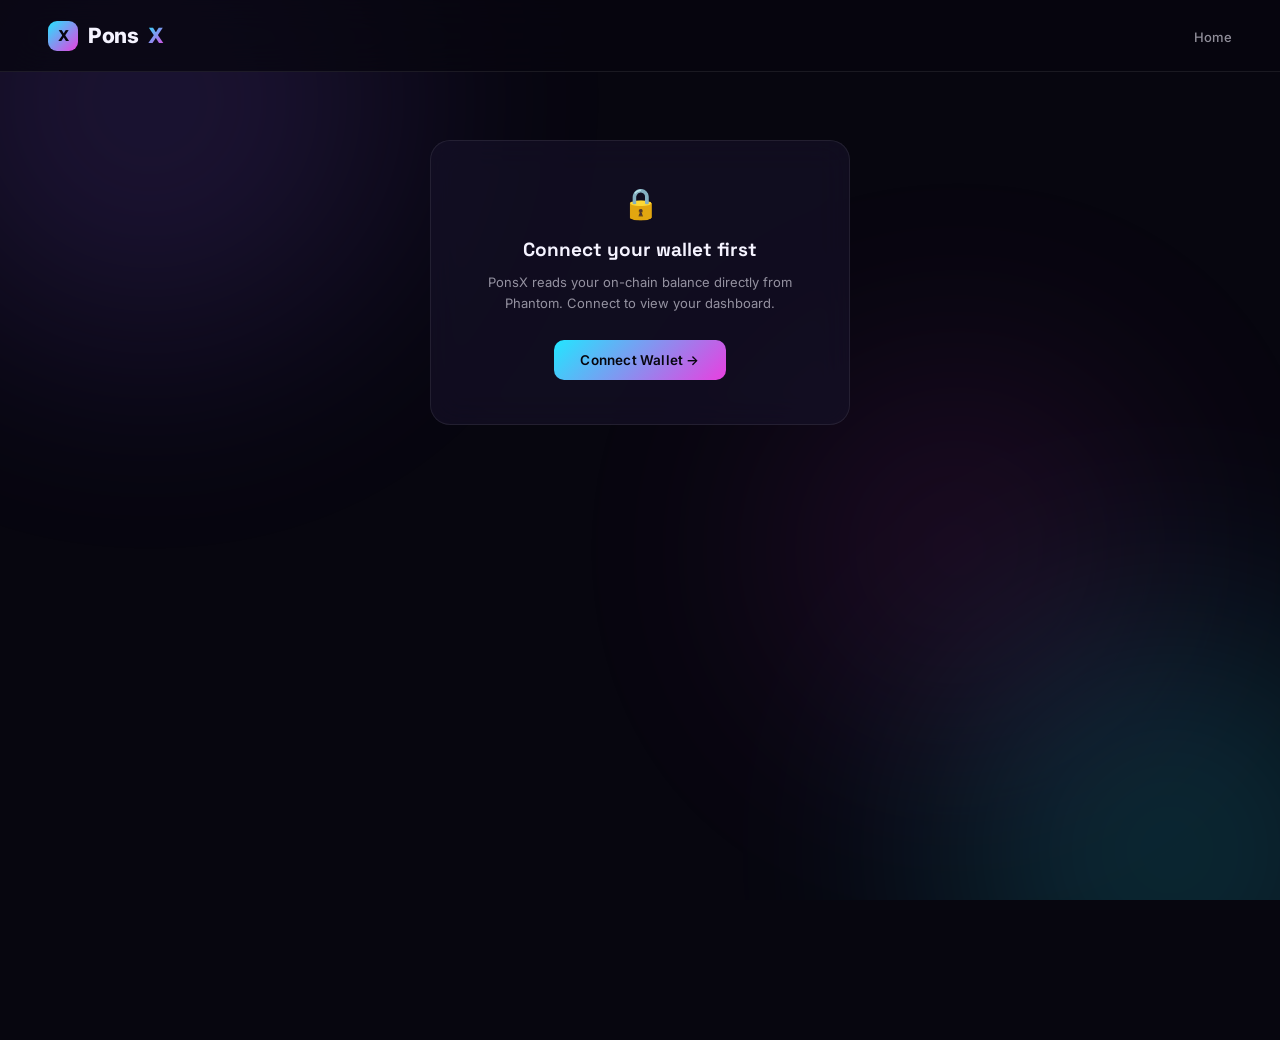
<file: ponsx/dashboard.html>
<!DOCTYPE html>
<html lang="en">
<head>
<meta charset="UTF-8">
<meta name="viewport" content="width=device-width, initial-scale=1.0">
<title>Dashboard — PonsX</title>
<style>
@import url('https://fonts.googleapis.com/css2?family=Space+Grotesk:wght@400;500;600;700;800&family=Inter:wght@400;500;600;700&display=swap');

:root {
  --bg-primary: #07060f;
  --bg-secondary: #0c0a1a;
  --bg-card: rgba(22, 18, 40, 0.65);
  --bg-glass: rgba(255, 255, 255, 0.03);
  --border-glass: rgba(255, 255, 255, 0.08);
  --text-primary: #f5f3ff;
  --text-secondary: rgba(245, 243, 255, 0.58);
  --text-tertiary: rgba(245, 243, 255, 0.32);
  --accent-cyan: #22e6ff;
  --accent-magenta: #e93fe0;
  --accent-violet: #8b5cf6;
  --accent-green: #2ecc71;
  --accent-red: #ff5470;
  --grad-brand: linear-gradient(135deg, var(--accent-cyan), var(--accent-magenta));
  --glow-cyan: 0 0 40px rgba(34, 230, 255, 0.18);
  --glow-magenta: 0 0 40px rgba(233, 63, 224, 0.16);
}

* { margin: 0; padding: 0; box-sizing: border-box; }

html { scroll-behavior: smooth; scrollbar-color: rgba(255,255,255,0.12) transparent; }

body {
  font-family: 'Inter', -apple-system, sans-serif;
  background: var(--bg-primary);
  color: var(--text-primary);
  min-height: 100vh;
  -webkit-font-smoothing: antialiased;
  overflow-x: hidden;
}

h1, h2, h3, .brand-font { font-family: 'Space Grotesk', 'Inter', sans-serif; }

a { color: inherit; }

nav {
  position: fixed;
  top: 0; left: 0; right: 0;
  z-index: 1000;
  height: 72px;
  padding: 0 48px;
  display: flex;
  align-items: center;
  justify-content: space-between;
  background: rgba(7, 6, 15, 0.75);
  backdrop-filter: blur(20px);
  border-bottom: 1px solid var(--border-glass);
}

.logo {
  display: flex;
  align-items: center;
  gap: 10px;
  font-size: 21px;
  font-weight: 800;
  letter-spacing: -0.5px;
  text-decoration: none;
}

.logo .mark {
  width: 30px;
  height: 30px;
  border-radius: 9px;
  background: var(--grad-brand);
  display: flex;
  align-items: center;
  justify-content: center;
  font-size: 15px;
  font-weight: 800;
  color: #07060f;
}

.nav-links {
  display: flex;
  align-items: center;
  gap: 32px;
  list-style: none;
}

.nav-links a {
  color: var(--text-secondary);
  text-decoration: none;
  font-size: 13px;
  font-weight: 500;
  transition: color 0.25s;
}

.nav-links a:hover { color: var(--text-primary); }

.btn {
  display: inline-flex;
  align-items: center;
  justify-content: center;
  gap: 8px;
  padding: 12px 26px;
  border-radius: 10px;
  font-size: 13.5px;
  font-weight: 600;
  font-family: inherit;
  cursor: pointer;
  border: none;
  text-decoration: none;
  transition: all 0.25s;
  letter-spacing: 0.2px;
}

.btn-brand {
  background: var(--grad-brand);
  color: #07060f;
}

.btn-brand:hover { transform: translateY(-1px); box-shadow: var(--glow-cyan); }

.btn-outline {
  background: var(--bg-glass);
  border: 1px solid var(--border-glass);
  color: var(--text-primary);
}

.btn-outline:hover { border-color: rgba(255,255,255,0.2); background: rgba(255,255,255,0.06); }

.btn:disabled { opacity: 0.5; cursor: not-allowed; transform: none !important; box-shadow: none !important; }

.glow-field { position: fixed; inset: 0; z-index: -1; overflow: hidden; }

.blob {
  position: absolute;
  border-radius: 50%;
  filter: blur(120px);
  opacity: 0.16;
}

.blob-1 { width: 500px; height: 500px; top: -150px; left: -100px; background: var(--accent-violet); }
.blob-2 { width: 460px; height: 460px; bottom: -180px; right: -120px; background: var(--accent-cyan); }
.blob-3 { width: 380px; height: 380px; top: 40%; left: 60%; background: var(--accent-magenta); opacity: 0.1; }

.card {
  background: var(--bg-card);
  border: 1px solid var(--border-glass);
  border-radius: 20px;
  backdrop-filter: blur(16px);
}

.section-label {
  font-size: 11px;
  text-transform: uppercase;
  letter-spacing: 2px;
  font-weight: 700;
  background: var(--grad-brand);
  -webkit-background-clip: text;
  -webkit-text-fill-color: transparent;
  background-clip: text;
  margin-bottom: 14px;
}

@media (max-width: 768px) {
  nav { padding: 0 20px; }
  .nav-links { display: none; }
}

.dash-wrap {
  max-width: 1100px;
  margin: 0 auto;
  padding: 110px 24px 80px;
}

.dash-header {
  display: flex;
  justify-content: space-between;
  align-items: flex-start;
  flex-wrap: wrap;
  gap: 20px;
  margin-bottom: 32px;
}

.dash-header h1 { font-size: 26px; font-weight: 800; letter-spacing: -0.7px; }
.dash-header p { font-size: 13px; color: var(--text-tertiary); margin-top: 6px; }

.wallet-chip {
  display: flex;
  align-items: center;
  gap: 10px;
  padding: 10px 16px;
  border-radius: 100px;
}

.wallet-chip .live-dot {
  width: 7px; height: 7px; border-radius: 50%;
  background: var(--accent-green);
  box-shadow: 0 0 8px var(--accent-green);
}

.wallet-chip .addr { font-family: 'Space Grotesk', monospace; font-size: 12.5px; }
.wallet-chip button {
  background: none; border: none; color: var(--text-tertiary);
  cursor: pointer; font-size: 12px; margin-left: 6px; font-family: inherit;
  text-decoration: underline;
}

.gate {
  max-width: 420px;
  margin: 140px auto;
  text-align: center;
  padding: 44px 34px;
}

.gate .g-icon { font-size: 30px; margin-bottom: 16px; }
.gate h2 { font-size: 19px; font-weight: 800; margin-bottom: 10px; }
.gate p { font-size: 13px; color: var(--text-secondary); margin-bottom: 26px; line-height: 1.6; }

.stat-grid {
  display: grid;
  grid-template-columns: repeat(3, 1fr);
  gap: 18px;
  margin-bottom: 32px;
}

.stat-card { padding: 26px; }
.stat-card .lbl { font-size: 11px; text-transform: uppercase; letter-spacing: 1px; color: var(--text-tertiary); margin-bottom: 10px; }
.stat-card .val { font-size: 28px; font-weight: 800; letter-spacing: -1px; }
.stat-card .val .unit { font-size: 15px; color: var(--text-tertiary); font-weight: 600; margin-left: 4px; }
.stat-card .sub { font-size: 11.5px; color: var(--accent-green); margin-top: 8px; font-weight: 600; }

.panel { padding: 28px; margin-bottom: 20px; }
.panel-head { display: flex; justify-content: space-between; align-items: center; margin-bottom: 20px; }
.panel-head h3 { font-size: 15px; font-weight: 700; }
.panel-head .tag { font-size: 11px; color: var(--text-tertiary); }

.token-row {
  display: flex;
  align-items: center;
  justify-content: space-between;
  padding: 13px 0;
  border-bottom: 1px solid var(--border-glass);
}

.token-row:last-child { border: none; }

.token-left { display: flex; align-items: center; gap: 12px; }
.token-dot {
  width: 34px; height: 34px; border-radius: 10px;
  background: linear-gradient(135deg, rgba(34,230,255,0.25), rgba(233,63,224,0.25));
  display: flex; align-items: center; justify-content: center;
  font-size: 12px; font-weight: 700;
}
.token-mint { font-family: 'Space Grotesk', monospace; font-size: 12.5px; }
.token-mint .full { font-size: 10.5px; color: var(--text-tertiary); margin-top: 2px; }
.token-amount { font-size: 13.5px; font-weight: 700; }

.empty-state {
  text-align: center;
  padding: 30px 10px;
  color: var(--text-tertiary);
  font-size: 13px;
}

.loading-row { display: flex; align-items: center; gap: 10px; color: var(--text-tertiary); font-size: 13px; padding: 20px 0; }
.mini-spinner {
  width: 16px; height: 16px; border-radius: 50%;
  border: 2px solid rgba(255,255,255,0.15); border-top-color: var(--accent-cyan);
  animation: spin 0.7s linear infinite;
}
@keyframes spin { to { transform: rotate(360deg); } }

.overview-canvas-wrap { height: 220px; position: relative; }

@media (max-width: 900px) {
  .stat-grid { grid-template-columns: 1fr; }
}
</style>
</head>
<body>

<div class="glow-field">
  <div class="blob blob-1"></div>
  <div class="blob blob-2"></div>
  <div class="blob blob-3"></div>
</div>

<nav>
  <a href="index.html" class="logo"><span class="mark">X</span>Pons<span style="background:var(--grad-brand);-webkit-background-clip:text;-webkit-text-fill-color:transparent;">X</span></a>
  <ul class="nav-links"><li><a href="index.html">Home</a></li></ul>
  <div class="wallet-chip card" id="walletChip" style="display:none">
    <span class="live-dot"></span>
    <span class="addr" id="navAddr">—</span>
    <button id="navDisconnect">Disconnect</button>
  </div>
</nav>

<!-- Gate shown if no wallet connected -->
<div class="gate card" id="gateView" style="display:none">
  <div class="g-icon">🔒</div>
  <h2>Connect your wallet first</h2>
  <p>PonsX reads your on-chain balance directly from Phantom. Connect to view your dashboard.</p>
  <a href="connect.html" class="btn btn-brand">Connect Wallet →</a>
</div>

<!-- Main dashboard -->
<div class="dash-wrap" id="dashView" style="display:none">
  <div class="dash-header">
    <div>
      <h1>Portfolio Overview</h1>
      <p>Live balances read directly from Solana mainnet via public RPC.</p>
    </div>
  </div>

  <div class="stat-grid">
    <div class="card stat-card">
      <div class="lbl">SOL Balance</div>
      <div class="val" id="solBalance">…<span class="unit">SOL</span></div>
      <div class="sub" id="solUsd"></div>
    </div>
    <div class="card stat-card">
      <div class="lbl">SPL Tokens Held</div>
      <div class="val" id="tokenCount">…</div>
      <div class="sub">Non-zero balances</div>
    </div>
    <div class="card stat-card">
      <div class="lbl">Network</div>
      <div class="val" style="font-size:20px">Mainnet Beta</div>
      <div class="sub" style="color:var(--text-tertiary)">api.mainnet-beta.solana.com</div>
    </div>
  </div>

  <div class="card panel">
    <div class="panel-head">
      <h3>SOL — 30D Trend</h3>
      <span class="tag">Illustrative market data</span>
    </div>
    <div class="overview-canvas-wrap"><canvas id="trendCanvas"></canvas></div>
  </div>

  <div class="card panel">
    <div class="panel-head">
      <h3>Token Holdings</h3>
      <span class="tag" id="tokenTag">Live from your wallet</span>
    </div>
    <div id="tokenList">
      <div class="loading-row"><div class="mini-spinner"></div> Fetching token accounts…</div>
    </div>
  </div>
</div>

<script>
/*
 * PonsX wallet layer — real Phantom (Solana) integration.
 * Only ever requests the public key (connect) and read-only RPC data
 * (balance, token accounts). Never requests a transaction signature.
 */
const RPC_ENDPOINT = 'https://api.mainnet-beta.solana.com';
const TOKEN_PROGRAM_ID = 'TokenkegQfeZyiNwAJbNbGKPFXCWuBvf9Ss623VQ5DA';
const STORAGE_KEY = 'ponsx_wallet_pubkey';

const PonsXWallet = {
  publicKey: null,

  getProvider() {
    if ('solana' in window && window.solana?.isPhantom) return window.solana;
    return null;
  },

  isInstalled() {
    return !!this.getProvider();
  },

  async connect({ silent = false } = {}) {
    const provider = this.getProvider();
    if (!provider) throw new Error('PHANTOM_NOT_FOUND');
    const resp = await provider.connect(silent ? { onlyIfTrusted: true } : undefined);
    this.publicKey = resp.publicKey.toString();
    sessionStorage.setItem(STORAGE_KEY, this.publicKey);
    return this.publicKey;
  },

  async disconnect() {
    const provider = this.getProvider();
    if (provider) {
      try { await provider.disconnect(); } catch (_) { /* no-op */ }
    }
    this.publicKey = null;
    sessionStorage.removeItem(STORAGE_KEY);
  },

  getStoredPubkey() {
    return sessionStorage.getItem(STORAGE_KEY);
  },

  onAccountChange(handler) {
    const provider = this.getProvider();
    if (!provider) return;
    provider.on('accountChanged', (pk) => {
      if (pk) {
        this.publicKey = pk.toString();
        sessionStorage.setItem(STORAGE_KEY, this.publicKey);
      } else {
        this.publicKey = null;
        sessionStorage.removeItem(STORAGE_KEY);
      }
      handler(this.publicKey);
    });
    provider.on('disconnect', () => {
      this.publicKey = null;
      sessionStorage.removeItem(STORAGE_KEY);
      handler(null);
    });
  },

  async rpc(method, params) {
    const res = await fetch(RPC_ENDPOINT, {
      method: 'POST',
      headers: { 'Content-Type': 'application/json' },
      body: JSON.stringify({ jsonrpc: '2.0', id: 1, method, params })
    });
    const json = await res.json();
    if (json.error) throw new Error(json.error.message || 'RPC_ERROR');
    return json.result;
  },

  async getSolBalance(pubkey) {
    const result = await this.rpc('getBalance', [pubkey]);
    return result.value / 1e9;
  },

  async getTokenAccounts(pubkey) {
    const result = await this.rpc('getTokenAccountsByOwner', [
      pubkey,
      { programId: TOKEN_PROGRAM_ID },
      { encoding: 'jsonParsed' }
    ]);
    return (result.value || [])
      .map(({ account }) => {
        const info = account.data.parsed.info;
        return { mint: info.mint, amount: info.tokenAmount.uiAmount };
      })
      .filter((t) => t.amount && t.amount > 0)
      .sort((a, b) => b.amount - a.amount);
  },

  truncate(pubkey) {
    if (!pubkey) return '';
    return `${pubkey.slice(0, 4)}…${pubkey.slice(-4)}`;
  }
};

const gateView = document.getElementById('gateView');
const dashView = document.getElementById('dashView');
const walletChip = document.getElementById('walletChip');
const navAddr = document.getElementById('navAddr');
const navDisconnect = document.getElementById('navDisconnect');
const solBalanceEl = document.getElementById('solBalance');
const solUsdEl = document.getElementById('solUsd');
const tokenCountEl = document.getElementById('tokenCount');
const tokenListEl = document.getElementById('tokenList');
const tokenTagEl = document.getElementById('tokenTag');

function renderTokenList(tokens) {
  if (!tokens.length) {
    tokenListEl.innerHTML = '<div class="empty-state">No SPL tokens with a positive balance found in this wallet.</div>';
    return;
  }
  tokenListEl.innerHTML = tokens.slice(0, 12).map(t => `
    <div class="token-row">
      <div class="token-left">
        <div class="token-dot">${t.mint.slice(0,2).toUpperCase()}</div>
        <div>
          <div class="token-mint">${PonsXWallet.truncate(t.mint)}</div>
          <div class="full">${t.mint}</div>
        </div>
      </div>
      <div class="token-amount">${t.amount.toLocaleString(undefined, {maximumFractionDigits: 4})}</div>
    </div>
  `).join('');
}

async function loadPortfolio(pubkey) {
  navAddr.textContent = PonsXWallet.truncate(pubkey);
  walletChip.style.display = 'flex';
  gateView.style.display = 'none';
  dashView.style.display = 'block';

  try {
    const sol = await PonsXWallet.getSolBalance(pubkey);
    solBalanceEl.innerHTML = `${sol.toLocaleString(undefined, {maximumFractionDigits: 4})}<span class="unit">SOL</span>`;
    solUsdEl.textContent = 'Fetched live from mainnet RPC';
  } catch (e) {
    solBalanceEl.innerHTML = '—<span class="unit">SOL</span>';
    solUsdEl.textContent = 'Could not reach RPC endpoint';
  }

  try {
    const tokens = await PonsXWallet.getTokenAccounts(pubkey);
    tokenCountEl.textContent = tokens.length;
    tokenTagEl.textContent = 'Live from your wallet';
    renderTokenList(tokens);
  } catch (e) {
    tokenCountEl.textContent = '—';
    tokenTagEl.textContent = 'Fetch failed';
    tokenListEl.innerHTML = '<div class="empty-state">Could not load token accounts right now.</div>';
  }
}

function showGate() {
  dashView.style.display = 'none';
  walletChip.style.display = 'none';
  gateView.style.display = 'block';
}

navDisconnect.addEventListener('click', async () => {
  await PonsXWallet.disconnect();
  showGate();
});

PonsXWallet.onAccountChange((pubkey) => {
  if (pubkey) loadPortfolio(pubkey);
  else showGate();
});

window.addEventListener('DOMContentLoaded', async () => {
  const stored = PonsXWallet.getStoredPubkey();
  if (stored && PonsXWallet.isInstalled()) {
    try {
      const pubkey = await PonsXWallet.connect({ silent: true });
      loadPortfolio(pubkey);
      return;
    } catch (_) { /* fall through to gate */ }
  }
  showGate();
});

// ---- Illustrative trend chart (demo data, clearly labeled) ----
(function() {
  const canvas = document.getElementById('trendCanvas');
  const ctx = canvas.getContext('2d');
  const parent = canvas.parentElement;
  function resize() { canvas.width = parent.offsetWidth; canvas.height = parent.offsetHeight || 220; }
  resize();
  window.addEventListener('resize', resize);

  const points = [];
  let v = 140;
  for (let i = 0; i < 60; i++) {
    v += (Math.random() - 0.47) * 6;
    points.push(v);
  }

  function draw() {
    const w = canvas.width, h = canvas.height;
    ctx.clearRect(0, 0, w, h);
    const min = Math.min(...points) - 5, max = Math.max(...points) + 5;
    const mapX = (i) => (i / (points.length - 1)) * w;
    const mapY = (val) => h - ((val - min) / (max - min)) * h;

    const grad = ctx.createLinearGradient(0, 0, 0, h);
    grad.addColorStop(0, 'rgba(34,230,255,0.18)');
    grad.addColorStop(1, 'transparent');
    ctx.fillStyle = grad;
    ctx.beginPath();
    ctx.moveTo(0, h);
    points.forEach((p, i) => ctx.lineTo(mapX(i), mapY(p)));
    ctx.lineTo(w, h);
    ctx.closePath();
    ctx.fill();

    const lineGrad = ctx.createLinearGradient(0, 0, w, 0);
    lineGrad.addColorStop(0, '#22e6ff');
    lineGrad.addColorStop(1, '#e93fe0');
    ctx.strokeStyle = lineGrad;
    ctx.lineWidth = 2;
    ctx.beginPath();
    points.forEach((p, i) => { if (i === 0) ctx.moveTo(mapX(i), mapY(p)); else ctx.lineTo(mapX(i), mapY(p)); });
    ctx.stroke();
  }
  draw();
})();
</script>
</body>
</html>
</file>
